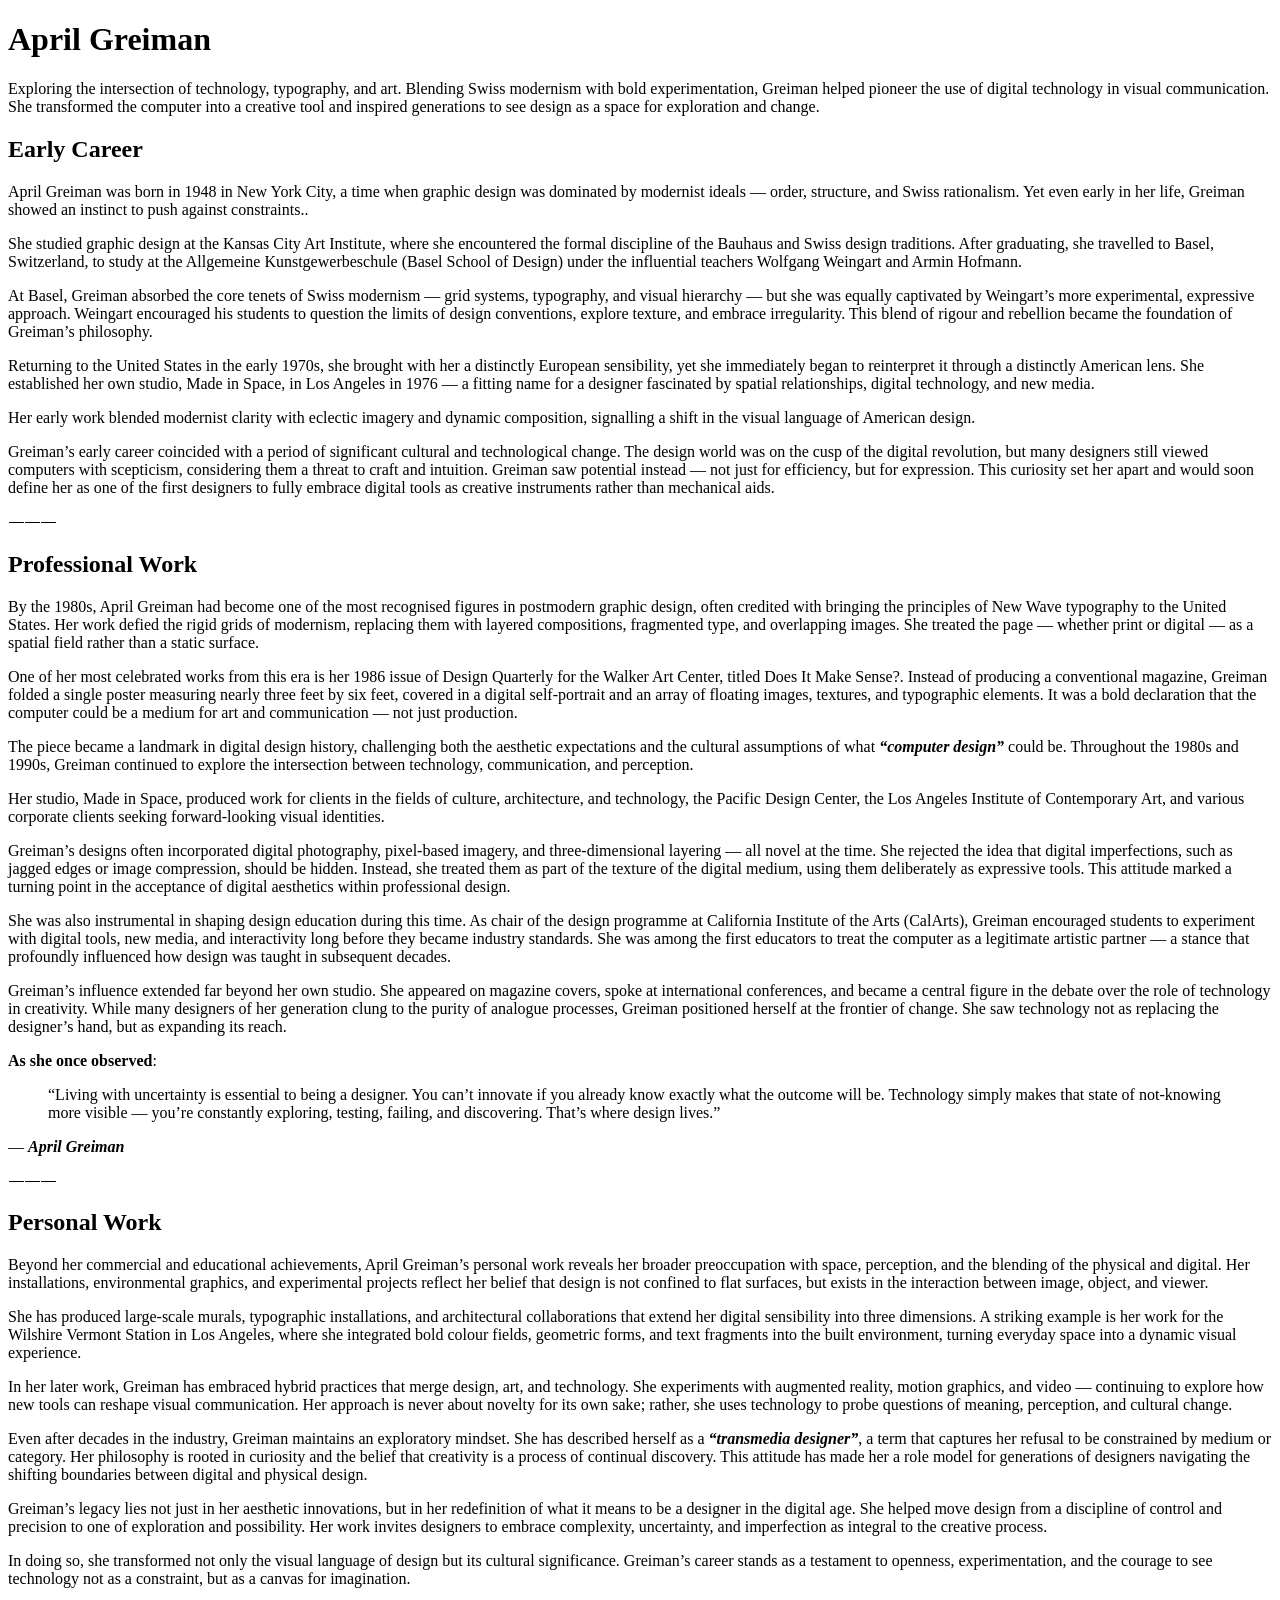
<file: index.html>
<!DOCTYPE html>
<html lang="en">
<head>
  <title>Women in Design</title></head>
</head>
<body>
  <header>
  <h1>April Greiman</h1>

    <p>Exploring the intersection of technology, typography, and art.
       Blending Swiss modernism with bold experimentation, Greiman helped
       pioneer the use of digital technology in visual communication. She
       transformed the computer into a creative tool and inspired generations to
       see design as a space for exploration and change.</p>
   </header>
   
<section>

<h2>Early Career</h2>
    <p>April Greiman was born in 1948 in New York City, a time when graphic design was
       dominated by modernist ideals — order, structure, and Swiss rationalism. Yet even
       early in her life, Greiman showed an instinct to push against constraints..</p>

    <p>She studied graphic design at the Kansas City Art Institute, where she encountered the formal
       discipline of the Bauhaus and Swiss design traditions. After graduating, she travelled
       to Basel, Switzerland, to study at the Allgemeine Kunstgewerbeschule (Basel School
       of Design) under the influential teachers Wolfgang Weingart and Armin Hofmann.</p>
       
    <p>At Basel, Greiman absorbed the core tenets of Swiss modernism — grid systems,
          typography, and visual hierarchy — but she was equally captivated by Weingart’s
          more experimental, expressive approach. Weingart encouraged his students to
          question the limits of design conventions, explore texture, and embrace irregularity.
          This blend of rigour and rebellion became the foundation of Greiman’s philosophy.</p>

    <p>Returning to the United States in the early 1970s, she brought with her a distinctly
          European sensibility, yet she immediately began to reinterpret it through a distinctly
          American lens. She established her own studio, Made in Space, in Los Angeles in
          1976 — a fitting name for a designer fascinated by spatial relationships, digital
          technology, and new media. </p>

    <p>Her early work blended modernist clarity with eclectic
          imagery and dynamic composition, signalling a shift in the visual language of
          American design.</p>

    <p>Greiman’s early career coincided with a period of significant cultural and
          technological change. The design world was on the cusp of the digital revolution, but
          many designers still viewed computers with scepticism, considering them a threat to
          craft and intuition. Greiman saw potential instead — not just for efficiency, but for
          expression. This curiosity set her apart and would soon define her as one of the first
          designers to fully embrace digital tools as creative instruments rather than
          mechanical aids.</p>

</section>

<p>⸻⸻⸻</p>

<section>

  <h2>Professional Work</h2>

    <p>By the 1980s, April Greiman had become one of the most recognised figures in
       postmodern graphic design, often credited with bringing the principles of New Wave
       typography to the United States. Her work defied the rigid grids of modernism,
       replacing them with layered compositions, fragmented type, and overlapping images.
       She treated the page — whether print or digital — as a spatial field rather than a
       static surface.</p>

    <p>One of her most celebrated works from this era is her 1986 issue of Design
       Quarterly for the Walker Art Center, titled Does It Make Sense?. Instead of
       producing a conventional magazine, Greiman folded a single poster measuring
       nearly three feet by six feet, covered in a digital self-portrait and an array of floating
       images, textures, and typographic elements. It was a bold declaration that the
       computer could be a medium for art and communication — not just production. </p>

    <p>The piece became a landmark in digital design history, challenging both the aesthetic
       expectations and the cultural assumptions of what <strong><em>“computer design”</em></strong> could be.
       Throughout the 1980s and 1990s, Greiman continued to explore the intersection
       between technology, communication, and perception. </p>

    <p>Her studio, Made in Space, produced work for clients in the fields of culture, architecture, and technology,
       the Pacific Design Center, the Los Angeles Institute of Contemporary Art,
       and various corporate clients seeking forward-looking visual identities.</p>

    <p>Greiman’s designs often incorporated digital photography, pixel-based imagery, and
       three-dimensional layering — all novel at the time. She rejected the idea that digital
       imperfections, such as jagged edges or image compression, should be hidden.
       Instead, she treated them as part of the texture of the digital medium, using them
       deliberately as expressive tools. This attitude marked a turning point in the
       acceptance of digital aesthetics within professional design.</p>

    <p>She was also instrumental in shaping design education during this time. As chair of
       the design programme at California Institute of the Arts (CalArts), Greiman
       encouraged students to experiment with digital tools, new media, and interactivity
       long before they became industry standards. She was among the first educators to
       treat the computer as a legitimate artistic partner — a stance that profoundly
       influenced how design was taught in subsequent decades.</p>

    <p>Greiman’s influence extended far beyond her own studio. She appeared on
       magazine covers, spoke at international conferences, and became a central figure in
       the debate over the role of technology in creativity. While many designers of her
       generation clung to the purity of analogue processes, Greiman positioned herself at
       the frontier of change. She saw technology not as replacing the designer’s hand, but
       as expanding its reach. </p>

<p><strong>As she once observed</strong>:</p>

<blockquote>
    <p>“Living with uncertainty is essential to being a designer. You can’t
       innovate if you already know exactly what the outcome will be.
       Technology simply makes that state of not-knowing more visible —
       you’re constantly exploring, testing, failing, and discovering. That’s
       where design lives.”</p>
</blockquote>


<p>— <strong><em>April Greiman</em></strong></p>

</section>

<p>⸻⸻⸻</p>

<section>

  <h2>Personal Work</h2>

    <p>Beyond her commercial and educational achievements, April Greiman’s personal
       work reveals her broader preoccupation with space, perception, and the blending of
       the physical and digital. Her installations, environmental graphics, and experimental
       projects reflect her belief that design is not confined to flat surfaces, but exists in the
       interaction between image, object, and viewer.</p>

    <p>She has produced large-scale murals, typographic installations, and architectural
       collaborations that extend her digital sensibility into three dimensions. A striking
       example is her work for the Wilshire Vermont Station in Los Angeles, where she
       integrated bold colour fields, geometric forms, and text fragments into the built
       environment, turning everyday space into a dynamic visual experience.</p>

    <p>In her later work, Greiman has embraced hybrid practices that merge design, art, and
       technology. She experiments with augmented reality, motion graphics, and video —
       continuing to explore how new tools can reshape visual communication. Her
       approach is never about novelty for its own sake; rather, she uses technology to
       probe questions of meaning, perception, and cultural change.</p>

    <p>Even after decades in the industry, Greiman maintains an exploratory mindset. She
       has described herself as a <strong><em>“transmedia designer”</em></strong>, a term that captures her refusal to
       be constrained by medium or category. Her philosophy is rooted in curiosity and the
       belief that creativity is a process of continual discovery. This attitude has made her a
       role model for generations of designers navigating the shifting boundaries between
       digital and physical design.</p>

    <p>Greiman’s legacy lies not just in her aesthetic innovations, but in her redefinition of
       what it means to be a designer in the digital age. She helped move design from a
       discipline of control and precision to one of exploration and possibility. Her work
       invites designers to embrace complexity, uncertainty, and imperfection as integral to
       the creative process.</p>

    <p>In doing so, she transformed not only the visual language of design but its cultural
       significance. Greiman’s career stands as a testament to openness, experimentation,
       and the courage to see technology not as a constraint, but as a canvas for
       imagination.</p>

</body>

</section>

<footer>
Markup and design: Xxxxxx Xxxxxx
Images: Xxxxxxxx
</body>
</footer>

</html>
</file>
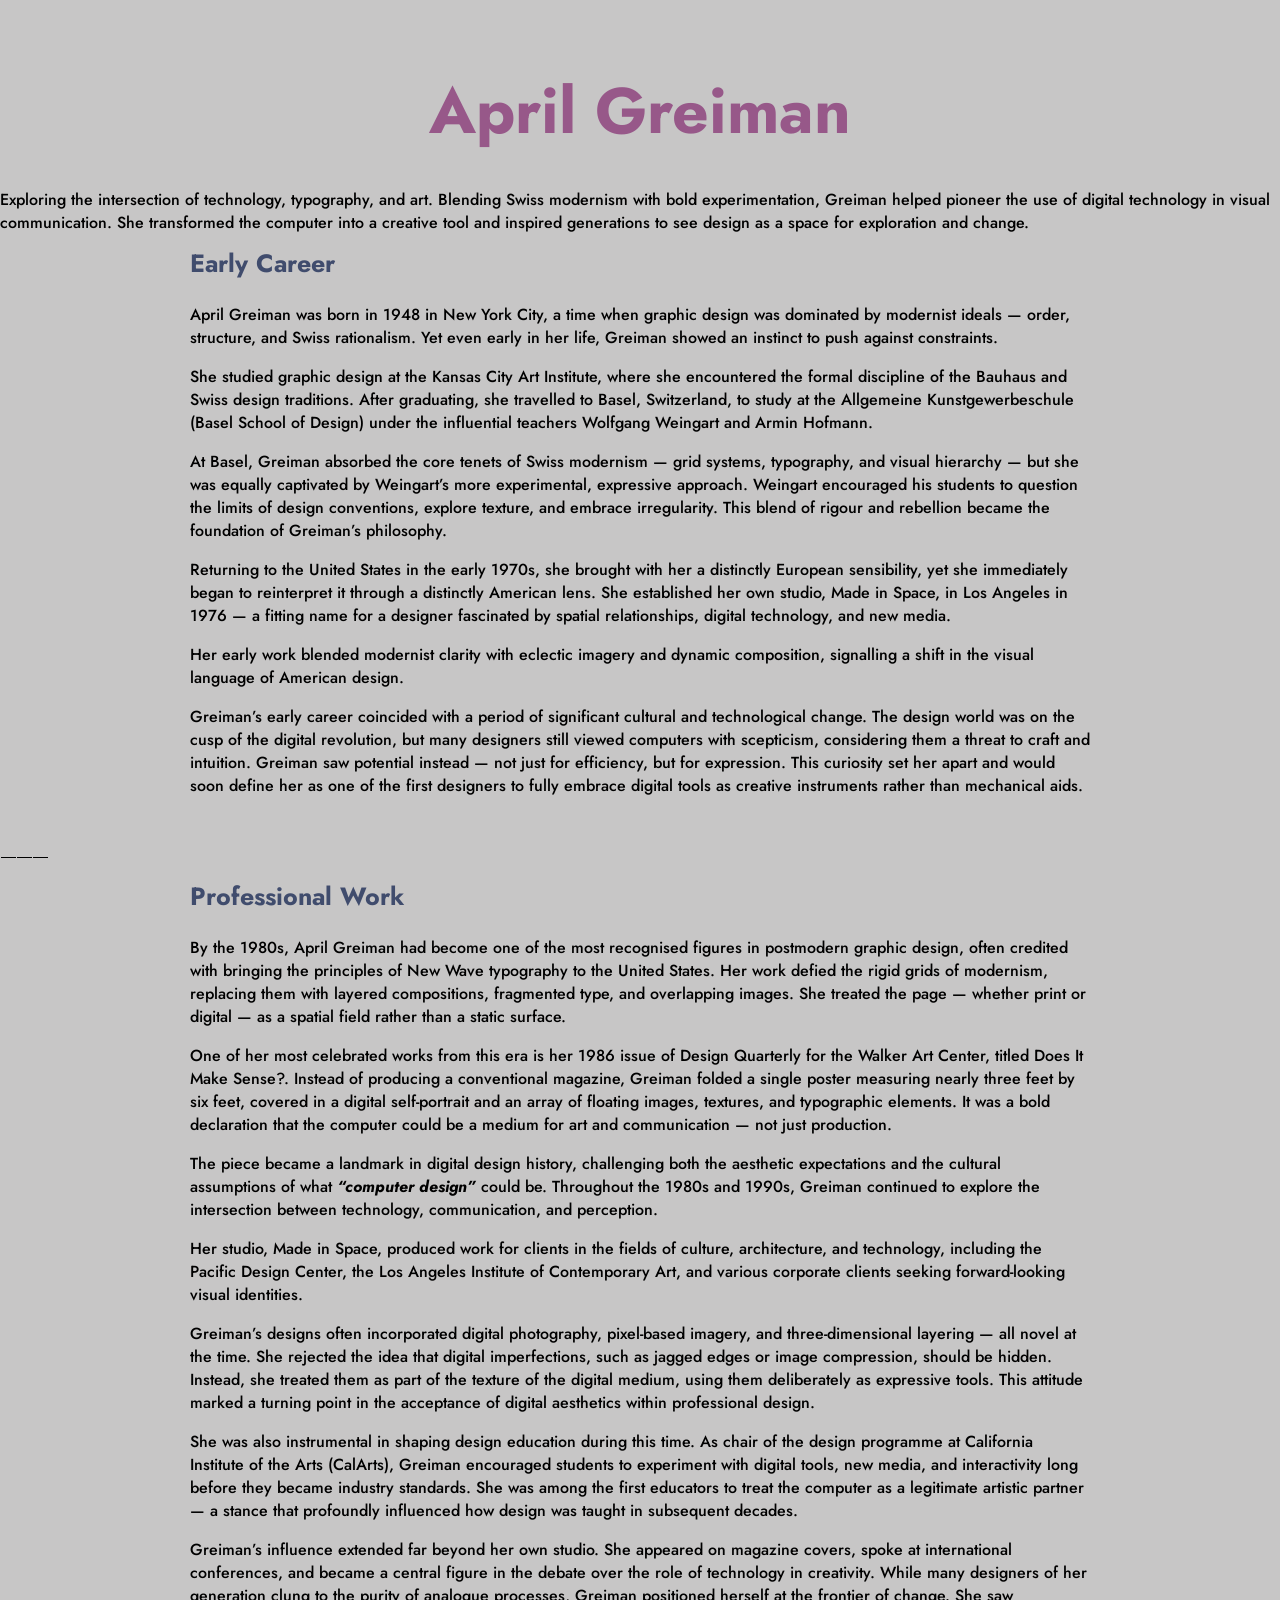
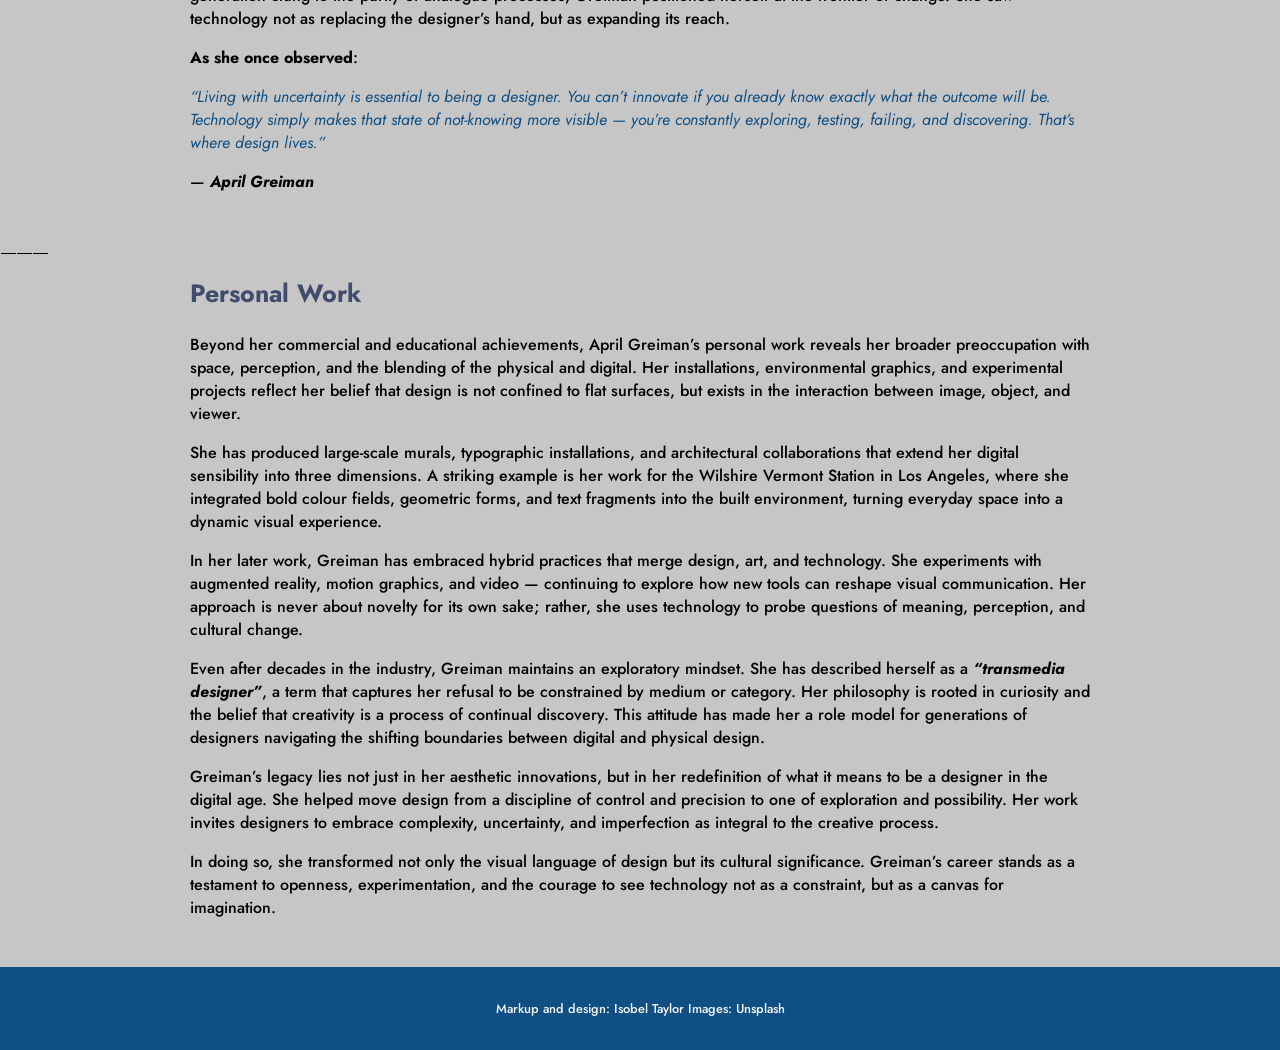
<file: index-2.html>
<!DOCTYPE html>
<html lang="en">
  
    <head><title>April Grieman</title>

      <link href="css/reset.css"type="text/css"rel="stylesheet"/>
      <link href="css/style.css"type="text/css"rel="stylesheet"/>
      
      <link rel="preconnect" href="https://fonts.googleapis.com">
      <link rel="preconnect" href="https://fonts.gstatic.com" crossorigin>

      <link href="https://fonts.googleapis.com/css2?family=Jost:ital,wght@0,100..900;1,100..900&display=swap" rel="stylesheet">

<body>

</head>

</header>

         <h1>April Greiman</h1>

             <p>Exploring the intersection of technology, typography, and art.
                Blending Swiss modernism with bold experimentation, Greiman helped
                pioneer the use of digital technology in visual communication. She
                transformed the computer into a creative tool and inspired generations to
                see design as a space for exploration and change.</p>
</header>

<section>

        <h2>Early Career</h2>
            <p>April Greiman was born in 1948 in New York City, a time when graphic design was
               dominated by modernist ideals — order, structure, and Swiss rationalism. Yet even
               early in her life, Greiman showed an instinct to push against constraints.</p>

            <p>She studied graphic design at the Kansas City Art Institute, where she encountered the formal
               discipline of the Bauhaus and Swiss design traditions. After graduating, she travelled
               to Basel, Switzerland, to study at the Allgemeine Kunstgewerbeschule (Basel School
               of Design) under the influential teachers Wolfgang Weingart and Armin Hofmann.</p>

            <p>At Basel, Greiman absorbed the core tenets of Swiss modernism — grid systems,
               typography, and visual hierarchy — but she was equally captivated by Weingart’s
               more experimental, expressive approach. Weingart encouraged his students to
               question the limits of design conventions, explore texture, and embrace irregularity.
               This blend of rigour and rebellion became the foundation of Greiman’s philosophy.</p>

            <p>Returning to the United States in the early 1970s, she brought with her a distinctly
               European sensibility, yet she immediately began to reinterpret it through a distinctly
               American lens. She established her own studio, Made in Space, in Los Angeles in
               1976 — a fitting name for a designer fascinated by spatial relationships, digital
               technology, and new media. </p>

            <p>Her early work blended modernist clarity with eclectic
               imagery and dynamic composition, signalling a shift in the visual language of
               American design.</p>

            <p>Greiman’s early career coincided with a period of significant cultural and
               technological change. The design world was on the cusp of the digital revolution, but
               many designers still viewed computers with scepticism, considering them a threat to
               craft and intuition. Greiman saw potential instead — not just for efficiency, but for
               expression. This curiosity set her apart and would soon define her as one of the first
               designers to fully embrace digital tools as creative instruments rather than
               mechanical aids.</p>

</section>

<p>⸻⸻⸻</p>

<section>

          <h2>Professional Work</h2>

              <p>By the 1980s, April Greiman had become one of the most recognised figures in
                 postmodern graphic design, often credited with bringing the principles of New Wave
                 typography to the United States. Her work defied the rigid grids of modernism,
                 replacing them with layered compositions, fragmented type, and overlapping images.
                 She treated the page — whether print or digital — as a spatial field rather than a
                 static surface.</p>

              <p>One of her most celebrated works from this era is her 1986 issue of Design
                 Quarterly for the Walker Art Center, titled Does It Make Sense?. Instead of
                 producing a conventional magazine, Greiman folded a single poster measuring
                 nearly three feet by six feet, covered in a digital self-portrait and an array of floating
                 images, textures, and typographic elements. It was a bold declaration that the
                 computer could be a medium for art and communication — not just production. </p>

              <p>The piece became a landmark in digital design history, challenging both the aesthetic
                 expectations and the cultural assumptions of what <strong><em>“computer design”</em></strong> could be.
                 Throughout the 1980s and 1990s, Greiman continued to explore the intersection
                 between technology, communication, and perception. </p>

              <p>Her studio, Made in Space, produced work for clients in the fields of culture, architecture, and technology,
                 including the Pacific Design Center, the Los Angeles Institute of Contemporary Art,
                 and various corporate clients seeking forward-looking visual identities.</p>

              <p>Greiman’s designs often incorporated digital photography, pixel-based imagery, and
                 three-dimensional layering — all novel at the time. She rejected the idea that digital
                 imperfections, such as jagged edges or image compression, should be hidden.
                 Instead, she treated them as part of the texture of the digital medium, using them
                 deliberately as expressive tools. This attitude marked a turning point in the
                 acceptance of digital aesthetics within professional design.</p>

              <p>She was also instrumental in shaping design education during this time. As chair of
                 the design programme at California Institute of the Arts (CalArts), Greiman
                 encouraged students to experiment with digital tools, new media, and interactivity
                 long before they became industry standards. She was among the first educators to
                 treat the computer as a legitimate artistic partner — a stance that profoundly
                 influenced how design was taught in subsequent decades.</p>

              <p>Greiman’s influence extended far beyond her own studio. She appeared on
                 magazine covers, spoke at international conferences, and became a central figure in
                 the debate over the role of technology in creativity. While many designers of her
                 generation clung to the purity of analogue processes, Greiman positioned herself at
                 the frontier of change. She saw technology not as replacing the designer’s hand, but
                 as expanding its reach. </p>


                 <p><strong>As she once observed</strong>:</p>
                 
                 <blockquote>
                  
                  <p>“Living with uncertainty is essential to being a designer. You can’t
                     innovate if you already know exactly what the outcome will be.
                     Technology simply makes that state of not-knowing more visible —
                     you’re constantly exploring, testing, failing, and discovering. That’s
                     where design lives.”</p>
            
                </blockquote>


<p>— <strong><em>April Greiman</em></strong></p>

</section>

<p>⸻⸻⸻</p>

<section>

              <h2>Personal Work</h2>

                 <p>Beyond her commercial and educational achievements, April Greiman’s personal
                    work reveals her broader preoccupation with space, perception, and the blending of
                    the physical and digital. Her installations, environmental graphics, and experimental
                    projects reflect her belief that design is not confined to flat surfaces, but exists in the
                    interaction between image, object, and viewer.</p>

                 <p>She has produced large-scale murals, typographic installations, and architectural
                    collaborations that extend her digital sensibility into three dimensions. A striking
                    example is her work for the Wilshire Vermont Station in Los Angeles, where she
                    integrated bold colour fields, geometric forms, and text fragments into the built
                    environment, turning everyday space into a dynamic visual experience.</p>

                 <p>In her later work, Greiman has embraced hybrid practices that merge design, art, and
                    technology. She experiments with augmented reality, motion graphics, and video —
                    continuing to explore how new tools can reshape visual communication. Her
                    approach is never about novelty for its own sake; rather, she uses technology to
                    probe questions of meaning, perception, and cultural change.</p>

                 <p>Even after decades in the industry, Greiman maintains an exploratory mindset. She
                    has described herself as a <strong><em>“transmedia designer”</em></strong>, a term that captures her refusal to
                    be constrained by medium or category. Her philosophy is rooted in curiosity and the
                    belief that creativity is a process of continual discovery. This attitude has made her a
                    role model for generations of designers navigating the shifting boundaries between
                    digital and physical design.</p>

                 <p>Greiman’s legacy lies not just in her aesthetic innovations, but in her redefinition of
                    what it means to be a designer in the digital age. She helped move design from a
                    discipline of control and precision to one of exploration and possibility. Her work
                    invites designers to embrace complexity, uncertainty, and imperfection as integral to
                    the creative process.</p>

                 <p>In doing so, she transformed not only the visual language of design but its cultural
                    significance. Greiman’s career stands as a testament to openness, experimentation,
                    and the courage to see technology not as a constraint, but as a canvas for
                    imagination.</p>

</body>

</section>

<footer>
Markup and design: Isobel Taylor
Images: Unsplash

</body>

</footer>
</html>
</file>
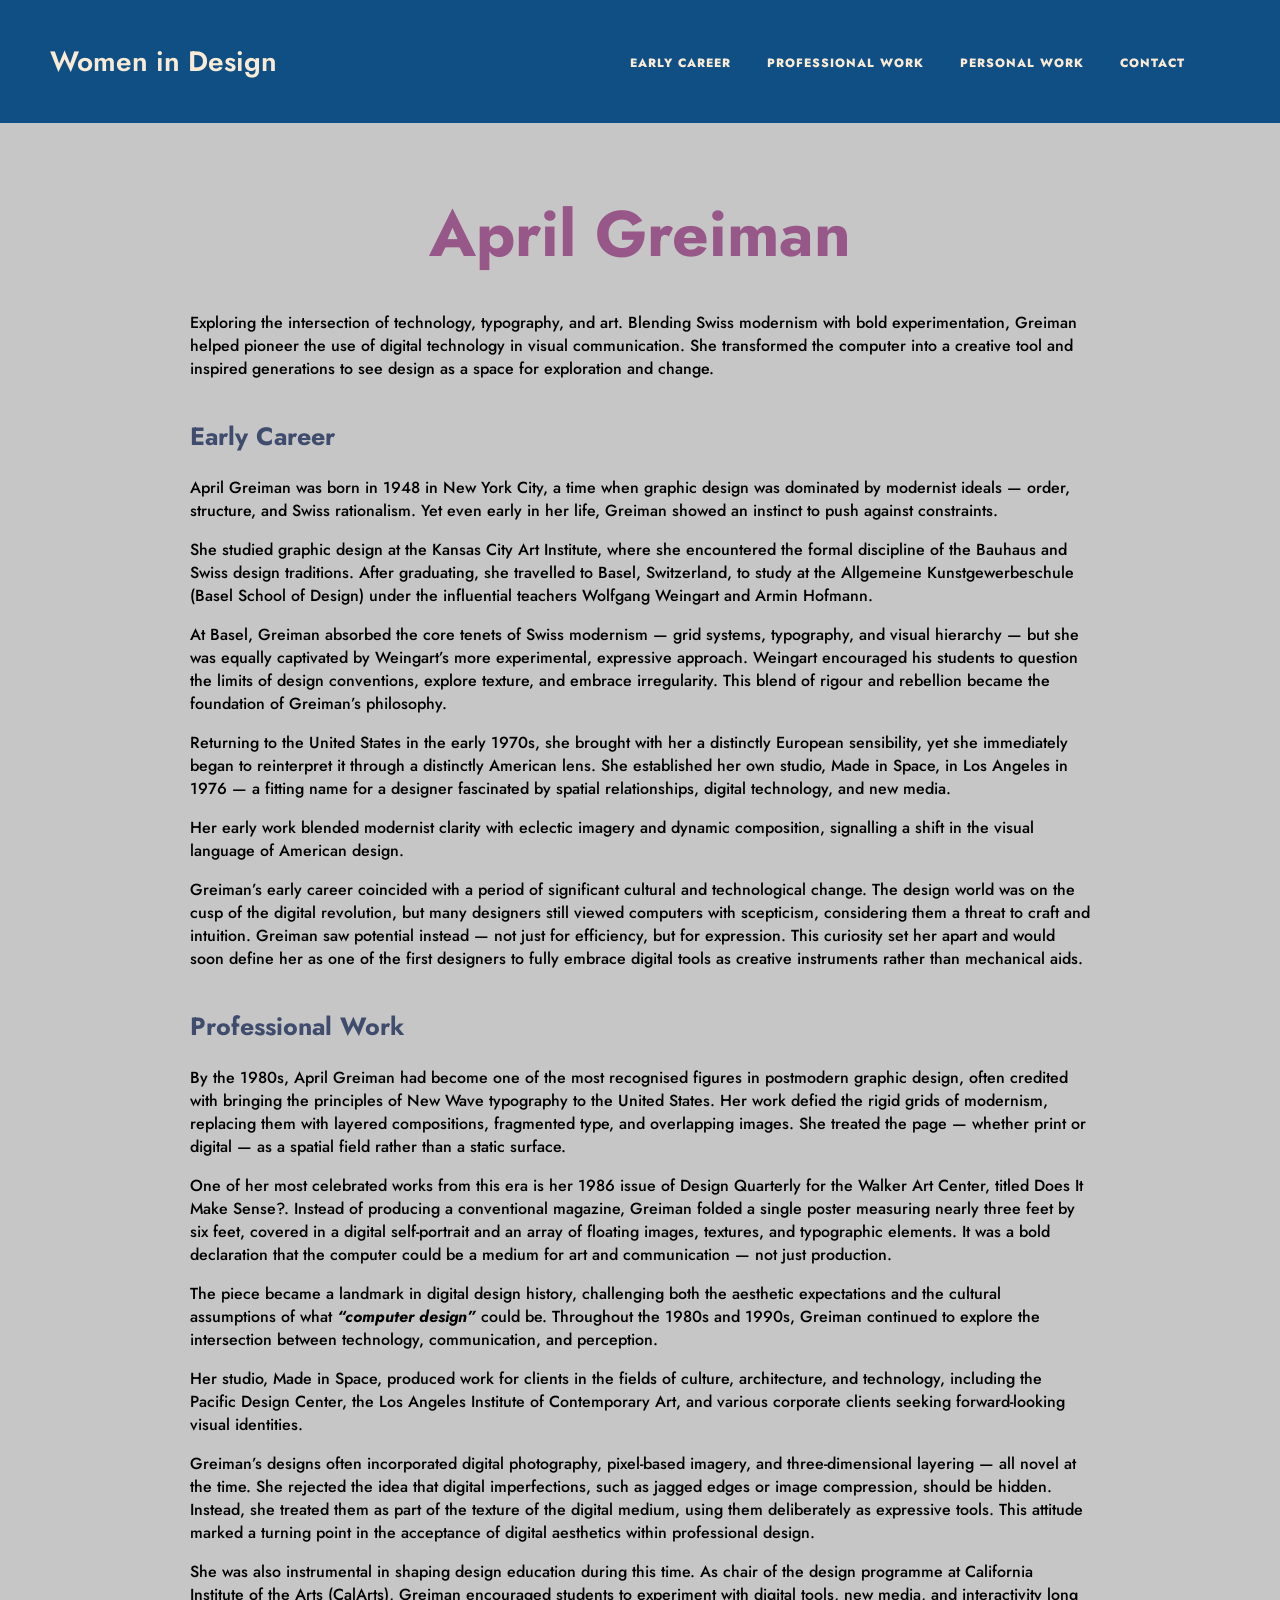
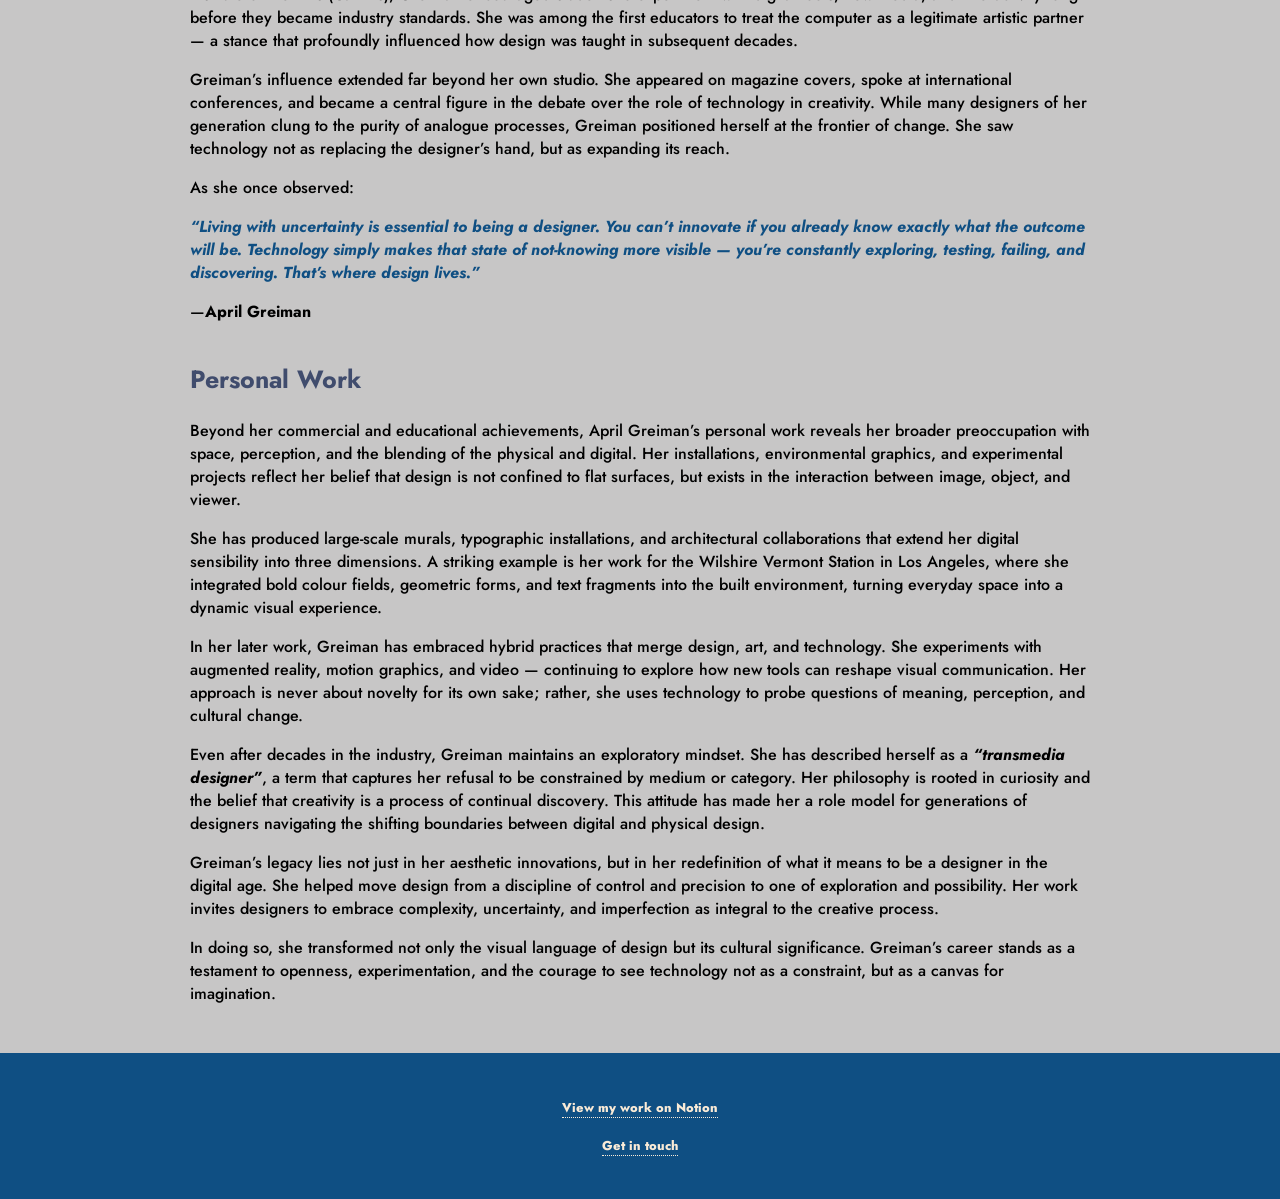
<file: index-3.html>
<!DOCTYPE html>
<html lang="en">
  
      <head><title>April Grieman</title>
      
        <link href="css/reset.css"type="text/css"rel="stylesheet"/>
        <link href="css/style.css"type="text/css"rel="stylesheet"/>

        <link rel="preconnect" href="https://fonts.googleapis.com">
        <link rel="preconnect" href="https://fonts.gstatic.com" crossorigin>
        <link href="https://fonts.googleapis.com/css2?family=Jost:ital,wght@0,100..900;1,100..900&display=swap" rel="stylesheet">

      </head>
      
      <body>
            <div class="responsivenav">
            <div id="logo">
   
              <p> Women in Design </p></div>
                
                 <nav>
                     <ul>
                          <li><a href="#Early Career">early career</a></li>
                          <li><a href="#Professional Work">professional work</a></li>
                          <li><a href="#Personal Work">personal work</a></li>
                          <li><a href="#Contact">contact</a></li>
                     </ul>
                 </nav>
             </div>
       </body>
</head>

<body>
</header>
          <section>

            <h1>April Greiman</h1>
                <p><bold>Exploring the intersection of technology, typography, and art.
                         Blending Swiss modernism with bold experimentation, Greiman helped
                         pioneer the use of digital technology in visual communication. She
                         transformed the computer into a creative tool and inspired generations to
                         see design as a space for exploration and change.</p></bold>
</header>
</section>

          <section>
    
            <h2 id="Early Career">Early Career</h2>
                   <p>April Greiman was born in 1948 in New York City, a time when graphic design was
                      dominated by modernist ideals — order, structure, and Swiss rationalism. Yet even
                      early in her life, Greiman showed an instinct to push against constraints.</p>

                   <p>She studied graphic design at the Kansas City Art Institute, where she encountered the formal
                      discipline of the Bauhaus and Swiss design traditions. After graduating, she travelled
                      to Basel, Switzerland, to study at the Allgemeine Kunstgewerbeschule (Basel School
                      of Design) under the influential teachers Wolfgang Weingart and Armin Hofmann.</p>

                   <p>At Basel, Greiman absorbed the core tenets of Swiss modernism — grid systems,
                      typography, and visual hierarchy — but she was equally captivated by Weingart’s
                      more experimental, expressive approach. Weingart encouraged his students to
                      question the limits of design conventions, explore texture, and embrace irregularity.
                      This blend of rigour and rebellion became the foundation of Greiman’s philosophy.</p>

                   <p>Returning to the United States in the early 1970s, she brought with her a distinctly
                      European sensibility, yet she immediately began to reinterpret it through a distinctly
                      American lens. She established her own studio, Made in Space, in Los Angeles in
                      1976 — a fitting name for a designer fascinated by spatial relationships, digital
                      technology, and new media. </p>

                   <p>Her early work blended modernist clarity with eclectic
                      imagery and dynamic composition, signalling a shift in the visual language of
                      American design.</p>

                   <p>Greiman’s early career coincided with a period of significant cultural and
                      technological change. The design world was on the cusp of the digital revolution, but
                      many designers still viewed computers with scepticism, considering them a threat to
                      craft and intuition. Greiman saw potential instead — not just for efficiency, but for
                      expression. This curiosity set her apart and would soon define her as one of the first
                      designers to fully embrace digital tools as creative instruments rather than
                      mechanical aids.</p>

</section>

<section>
  
  
           <h2 id="Professional Work">Professional Work</h2>
                   <p>By the 1980s, April Greiman had become one of the most recognised figures in
                      postmodern graphic design, often credited with bringing the principles of New Wave
                      typography to the United States. Her work defied the rigid grids of modernism,
                      replacing them with layered compositions, fragmented type, and overlapping images.
                      She treated the page — whether print or digital — as a spatial field rather than a
                      static surface.</p>

                   <p>One of her most celebrated works from this era is her 1986 issue of Design
                      Quarterly for the Walker Art Center, titled Does It Make Sense?. Instead of
                      producing a conventional magazine, Greiman folded a single poster measuring
                      nearly three feet by six feet, covered in a digital self-portrait and an array of floating
                      images, textures, and typographic elements. It was a bold declaration that the
                      computer could be a medium for art and communication — not just production. </p>

                   <p>The piece became a landmark in digital design history, challenging both the aesthetic
                      expectations and the cultural assumptions of what <strong><em>“computer design”</em></strong> could be.
                      Throughout the 1980s and 1990s, Greiman continued to explore the intersection
                      between technology, communication, and perception. </p>

                   <p>Her studio, Made in Space, produced work for clients in the fields of culture, architecture, and technology,
                      including the Pacific Design Center, the Los Angeles Institute of Contemporary Art,
                      and various corporate clients seeking forward-looking visual identities.</p>

                   <p>Greiman’s designs often incorporated digital photography, pixel-based imagery, and
                      three-dimensional layering — all novel at the time. She rejected the idea that digital
                      imperfections, such as jagged edges or image compression, should be hidden.
                      Instead, she treated them as part of the texture of the digital medium, using them
                      deliberately as expressive tools. This attitude marked a turning point in the
                      acceptance of digital aesthetics within professional design.</p>

                   <p>She was also instrumental in shaping design education during this time. As chair of
                      the design programme at California Institute of the Arts (CalArts), Greiman
                      encouraged students to experiment with digital tools, new media, and interactivity
                      long before they became industry standards. She was among the first educators to
                      treat the computer as a legitimate artistic partner — a stance that profoundly
                      influenced how design was taught in subsequent decades.</p>

                   <p>Greiman’s influence extended far beyond her own studio. She appeared on
                      magazine covers, spoke at international conferences, and became a central figure in
                      the debate over the role of technology in creativity. While many designers of her
                      generation clung to the purity of analogue processes, Greiman positioned herself at
                      the frontier of change. She saw technology not as replacing the designer’s hand, but
                      as expanding its reach. </p>


                      <p>As she once observed:</p>

                                                <blockquote>
                                                        
                                                  <p><b>“Living with uncertainty is essential to being a designer. You can’t
                                                        innovate if you already know exactly what the outcome will be.
                                                        Technology simply makes that state of not-knowing more visible —
                                                        you’re constantly exploring, testing, failing, and discovering. That’s
                                                        where design lives.”</b></p>
                                              
                                                </blockquote>


          <p>—<strong>April Greiman</strong></p>

</section>


          <section>

                   <h2 id="Personal Work">Personal Work</h2>

                          <p>Beyond her commercial and educational achievements, April Greiman’s personal
                             work reveals her broader preoccupation with space, perception, and the blending of
                             the physical and digital. Her installations, environmental graphics, and experimental
                             projects reflect her belief that design is not confined to flat surfaces, but exists in the
                             interaction between image, object, and viewer.</p>

                          <p>She has produced large-scale murals, typographic installations, and architectural
                             collaborations that extend her digital sensibility into three dimensions. A striking
                             example is her work for the Wilshire Vermont Station in Los Angeles, where she
                             integrated bold colour fields, geometric forms, and text fragments into the built
                             environment, turning everyday space into a dynamic visual experience.</p>

                          <p>In her later work, Greiman has embraced hybrid practices that merge design, art, and
                             technology. She experiments with augmented reality, motion graphics, and video —
                             continuing to explore how new tools can reshape visual communication. Her
                             approach is never about novelty for its own sake; rather, she uses technology to
                             probe questions of meaning, perception, and cultural change.</p>

                          <p>Even after decades in the industry, Greiman maintains an exploratory mindset. She
                             has described herself as a <strong><em>“transmedia designer”</em></strong>, a term that captures her refusal to
                             be constrained by medium or category. Her philosophy is rooted in curiosity and the
                             belief that creativity is a process of continual discovery. This attitude has made her a
                             role model for generations of designers navigating the shifting boundaries between
                             digital and physical design.</p>

                          <p>Greiman’s legacy lies not just in her aesthetic innovations, but in her redefinition of
                             what it means to be a designer in the digital age. She helped move design from a
                             discipline of control and precision to one of exploration and possibility. Her work
                             invites designers to embrace complexity, uncertainty, and imperfection as integral to
                             the creative process.</p>

                          <p>In doing so, she transformed not only the visual language of design but its cultural
                             significance. Greiman’s career stands as a testament to openness, experimentation,
                             and the courage to see technology not as a constraint, but as a canvas for
                             imagination.</p>

                    </body>

                          </section>

      <footer id="Contact">
    
 <p>
      <a href="https://typical-comfort-c4b.notion.site/Week-8-10-HTML-and-CSS-2a7d4cff8a2b806a9cefcb1fe41b7d65" target="_blank" title="Take a look at my work">View my work on Notion</a><br><br>
      <a href="mailto:Taylor-i3@ulster.ac.uk" title="Feel free to drop me an email">Get in touch </a></p>
 </footer>

</body>
</html>
</file>
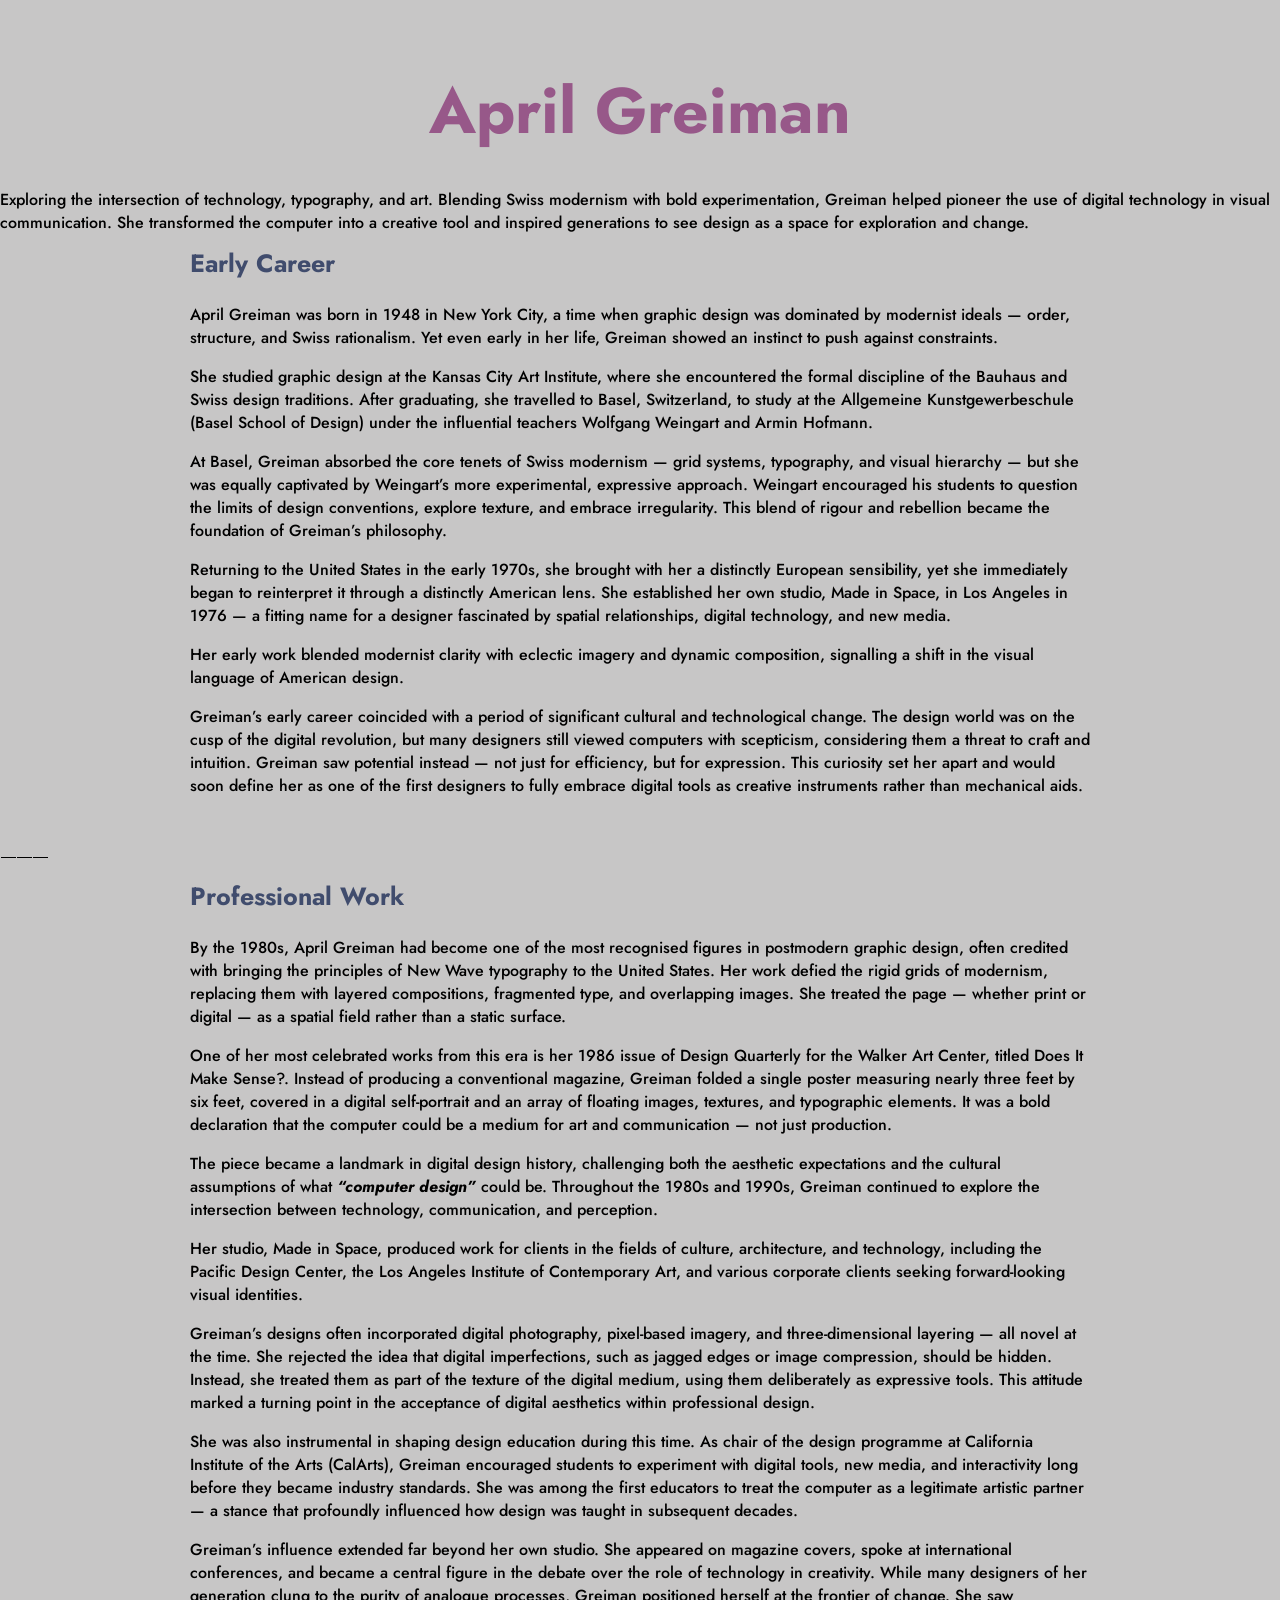
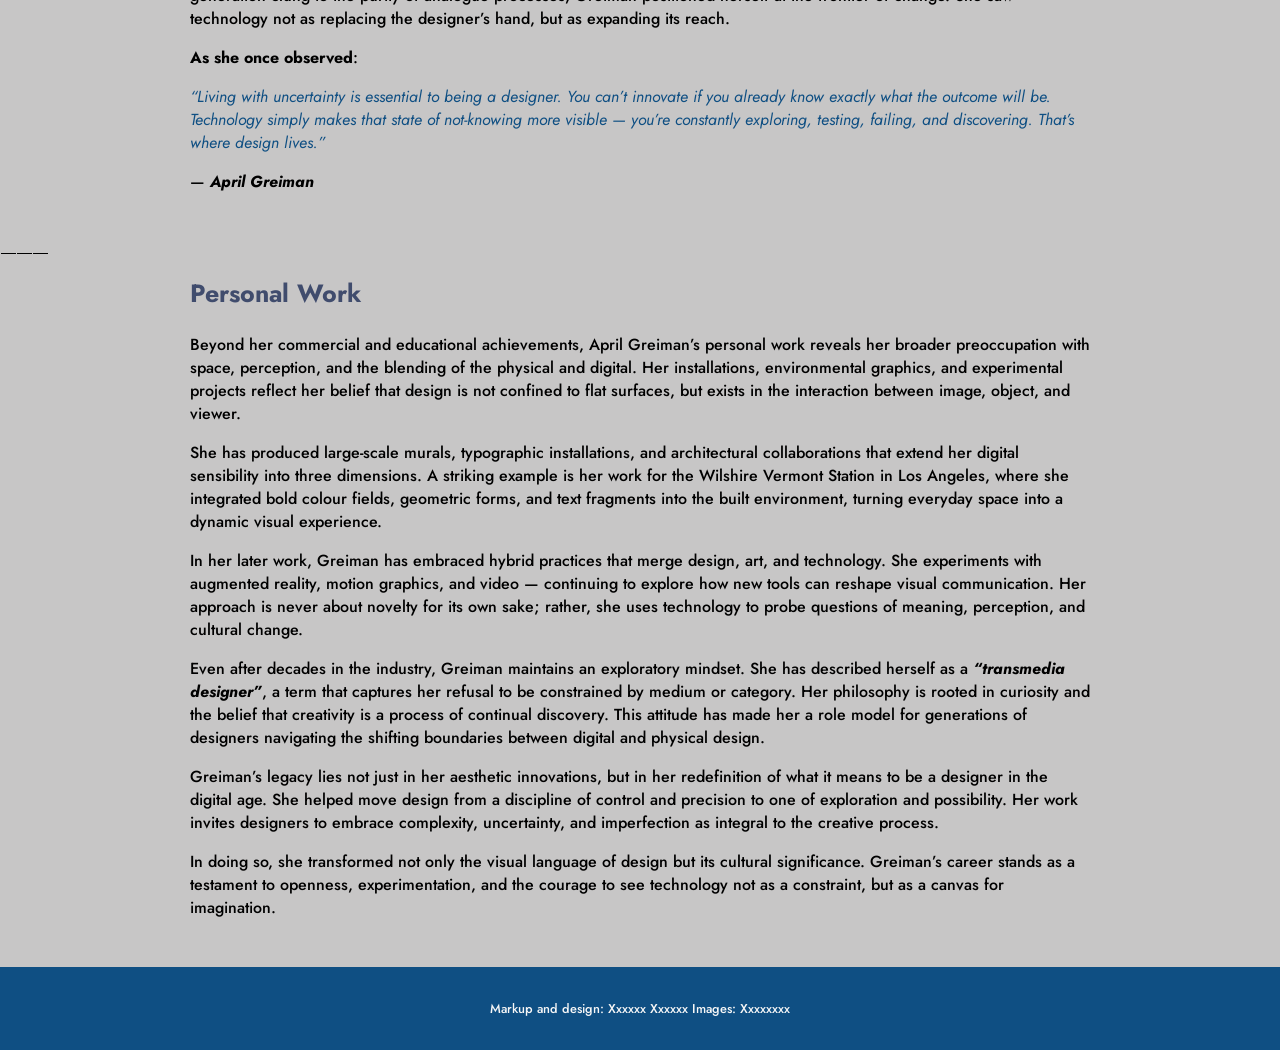
<file: index.html2.html>
<!DOCTYPE html>
<html lang="en">
<head><title>April Grieman</title>
<link href="css/reset.css"type="text/css"rel="stylesheet"/>
<link href="css/style.css"type="text/css"rel="stylesheet"/>

<link rel="preconnect" href="https://fonts.googleapis.com">
<link rel="preconnect" href="https://fonts.gstatic.com" crossorigin>
<link href="https://fonts.googleapis.com/css2?family=Jost:ital,wght@0,100..900;1,100..900&display=swap" rel="stylesheet">
<body>
</head>

</header>
<h1>April Greiman</h1>

<p>Exploring the intersection of technology, typography, and art.
Blending Swiss modernism with bold experimentation, Greiman helped
pioneer the use of digital technology in visual communication. She
transformed the computer into a creative tool and inspired generations to
see design as a space for exploration and change.</p>
</header>

<section>

  <h2>Early Career</h2>
<p>April Greiman was born in 1948 in New York City, a time when graphic design was
dominated by modernist ideals — order, structure, and Swiss rationalism. Yet even
early in her life, Greiman showed an instinct to push against constraints.</p>

<p>She studied graphic design at the Kansas City Art Institute, where she encountered the formal
discipline of the Bauhaus and Swiss design traditions. After graduating, she travelled
to Basel, Switzerland, to study at the Allgemeine Kunstgewerbeschule (Basel School
of Design) under the influential teachers Wolfgang Weingart and Armin Hofmann.</p>

<p>At Basel, Greiman absorbed the core tenets of Swiss modernism — grid systems,
typography, and visual hierarchy — but she was equally captivated by Weingart’s
more experimental, expressive approach. Weingart encouraged his students to
question the limits of design conventions, explore texture, and embrace irregularity.
This blend of rigour and rebellion became the foundation of Greiman’s philosophy.</p>

<p>Returning to the United States in the early 1970s, she brought with her a distinctly
European sensibility, yet she immediately began to reinterpret it through a distinctly
American lens. She established her own studio, Made in Space, in Los Angeles in
1976 — a fitting name for a designer fascinated by spatial relationships, digital
technology, and new media. </p>

<p>Her early work blended modernist clarity with eclectic
imagery and dynamic composition, signalling a shift in the visual language of
American design.</p>

<p>Greiman’s early career coincided with a period of significant cultural and
technological change. The design world was on the cusp of the digital revolution, but
many designers still viewed computers with scepticism, considering them a threat to
craft and intuition. Greiman saw potential instead — not just for efficiency, but for
expression. This curiosity set her apart and would soon define her as one of the first
designers to fully embrace digital tools as creative instruments rather than
mechanical aids.</p>

</section>

<p>⸻⸻⸻</p>

<section>

  <h2>Professional Work</h2>

<p>By the 1980s, April Greiman had become one of the most recognised figures in
postmodern graphic design, often credited with bringing the principles of New Wave
typography to the United States. Her work defied the rigid grids of modernism,
replacing them with layered compositions, fragmented type, and overlapping images.
She treated the page — whether print or digital — as a spatial field rather than a
static surface.</p>

<p>One of her most celebrated works from this era is her 1986 issue of Design
Quarterly for the Walker Art Center, titled Does It Make Sense?. Instead of
producing a conventional magazine, Greiman folded a single poster measuring
nearly three feet by six feet, covered in a digital self-portrait and an array of floating
images, textures, and typographic elements. It was a bold declaration that the
computer could be a medium for art and communication — not just production. </p>

<p>The piece became a landmark in digital design history, challenging both the aesthetic
expectations and the cultural assumptions of what <strong><em>“computer design”</em></strong> could be.
Throughout the 1980s and 1990s, Greiman continued to explore the intersection
between technology, communication, and perception. </p>

<p>Her studio, Made in Space, produced work for clients in the fields of culture, architecture, and technology,
including the Pacific Design Center, the Los Angeles Institute of Contemporary Art,
and various corporate clients seeking forward-looking visual identities.</p>

<p>Greiman’s designs often incorporated digital photography, pixel-based imagery, and
three-dimensional layering — all novel at the time. She rejected the idea that digital
imperfections, such as jagged edges or image compression, should be hidden.
Instead, she treated them as part of the texture of the digital medium, using them
deliberately as expressive tools. This attitude marked a turning point in the
acceptance of digital aesthetics within professional design.</p>

<p>She was also instrumental in shaping design education during this time. As chair of
the design programme at California Institute of the Arts (CalArts), Greiman
encouraged students to experiment with digital tools, new media, and interactivity
long before they became industry standards. She was among the first educators to
treat the computer as a legitimate artistic partner — a stance that profoundly
influenced how design was taught in subsequent decades.</p>

<p>Greiman’s influence extended far beyond her own studio. She appeared on
magazine covers, spoke at international conferences, and became a central figure in
the debate over the role of technology in creativity. While many designers of her
generation clung to the purity of analogue processes, Greiman positioned herself at
the frontier of change. She saw technology not as replacing the designer’s hand, but
as expanding its reach. </p>

<p><strong>As she once observed</strong>:</p>

<blockquote>
  <p>“Living with uncertainty is essential to being a designer. You can’t
innovate if you already know exactly what the outcome will be.
Technology simply makes that state of not-knowing more visible —
you’re constantly exploring, testing, failing, and discovering. That’s
where design lives.”</p>
</blockquote>


<p>— <strong><em>April Greiman</em></strong></p>

</section>

<p>⸻⸻⸻</p>

<section>

  <h2>Personal Work</h2>

<p>Beyond her commercial and educational achievements, April Greiman’s personal
work reveals her broader preoccupation with space, perception, and the blending of
the physical and digital. Her installations, environmental graphics, and experimental
projects reflect her belief that design is not confined to flat surfaces, but exists in the
interaction between image, object, and viewer.</p>

<p>She has produced large-scale murals, typographic installations, and architectural
collaborations that extend her digital sensibility into three dimensions. A striking
example is her work for the Wilshire Vermont Station in Los Angeles, where she
integrated bold colour fields, geometric forms, and text fragments into the built
environment, turning everyday space into a dynamic visual experience.</p>

<p>In her later work, Greiman has embraced hybrid practices that merge design, art, and
technology. She experiments with augmented reality, motion graphics, and video —
continuing to explore how new tools can reshape visual communication. Her
approach is never about novelty for its own sake; rather, she uses technology to
probe questions of meaning, perception, and cultural change.</p>

<p>Even after decades in the industry, Greiman maintains an exploratory mindset. She
has described herself as a <strong><em>“transmedia designer”</em></strong>, a term that captures her refusal to
be constrained by medium or category. Her philosophy is rooted in curiosity and the
belief that creativity is a process of continual discovery. This attitude has made her a
role model for generations of designers navigating the shifting boundaries between
digital and physical design.</p>

<p>Greiman’s legacy lies not just in her aesthetic innovations, but in her redefinition of
what it means to be a designer in the digital age. She helped move design from a
discipline of control and precision to one of exploration and possibility. Her work
invites designers to embrace complexity, uncertainty, and imperfection as integral to
the creative process.</p>

<p>In doing so, she transformed not only the visual language of design but its cultural
significance. Greiman’s career stands as a testament to openness, experimentation,
and the courage to see technology not as a constraint, but as a canvas for
imagination.</p>

</body>

</section>

<footer>
Markup and design: Xxxxxx Xxxxxx
Images: Xxxxxxxx
</body>
</footer>
</file>
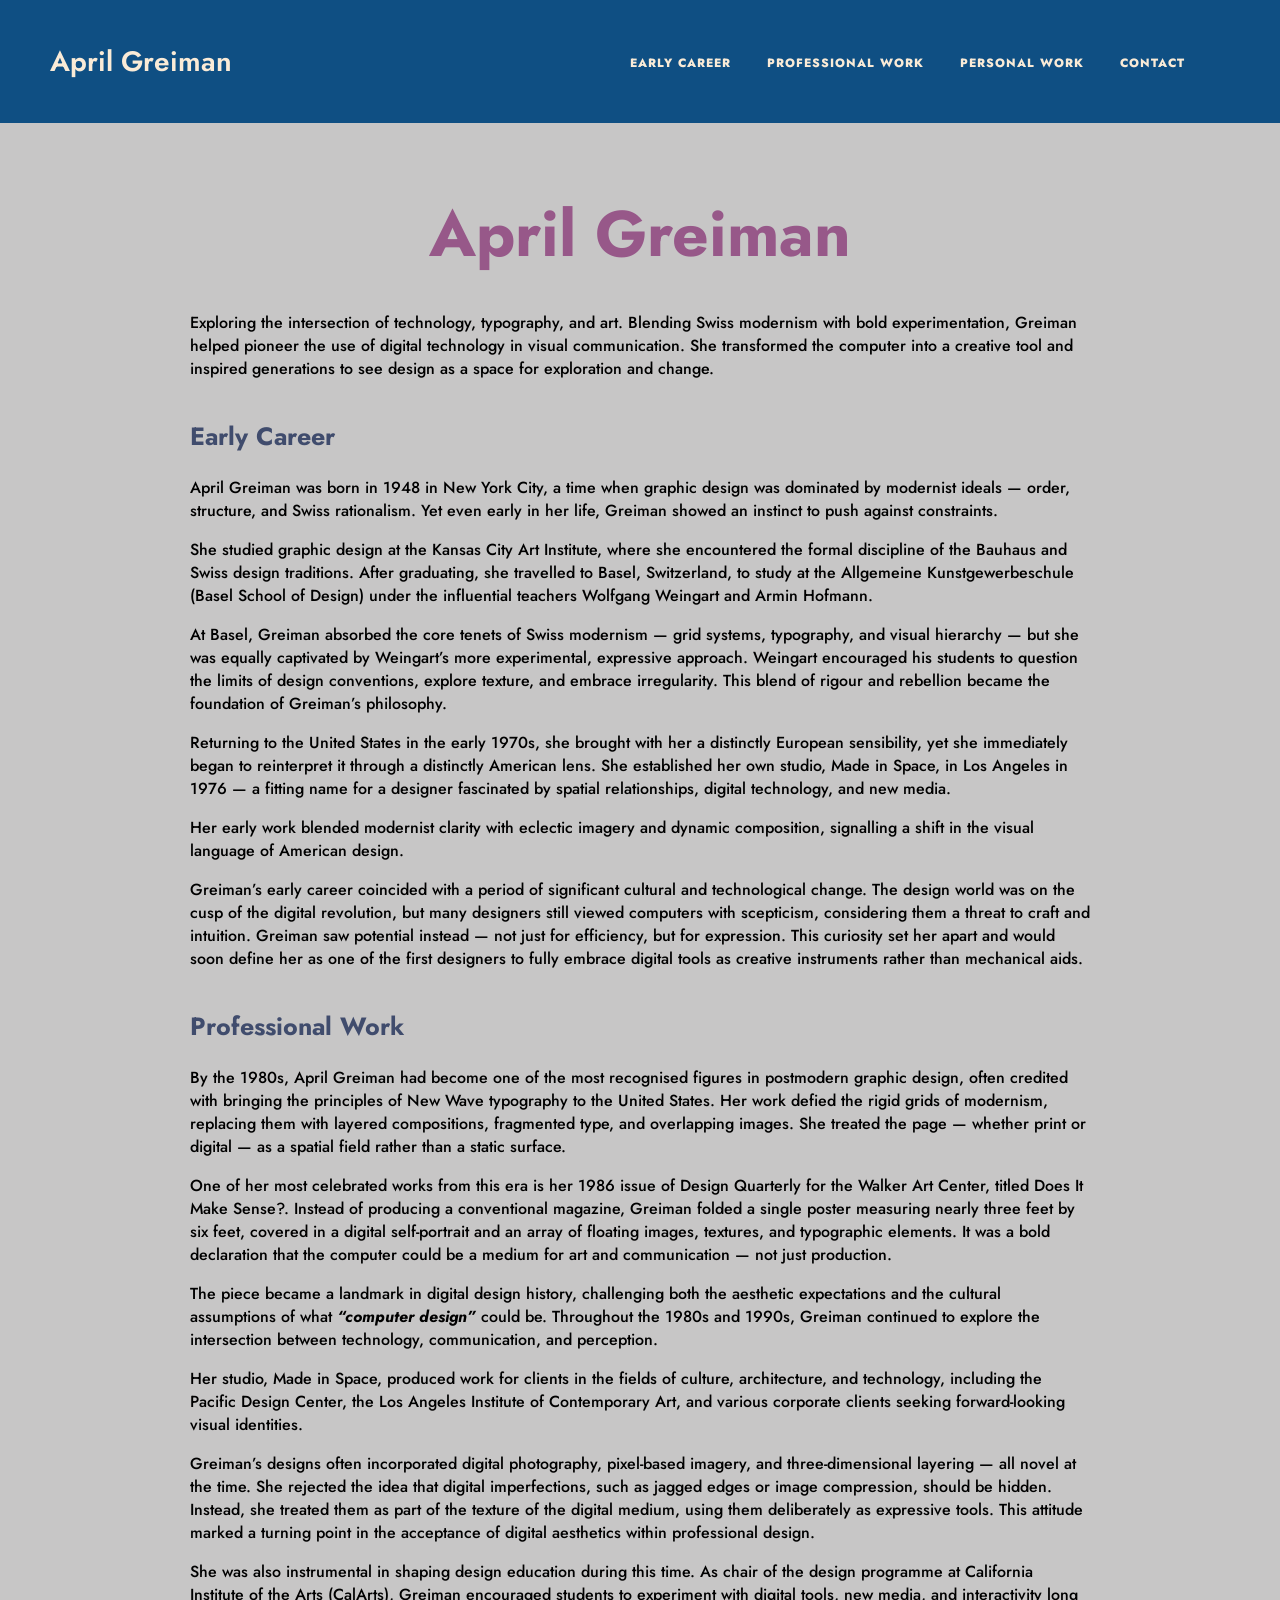
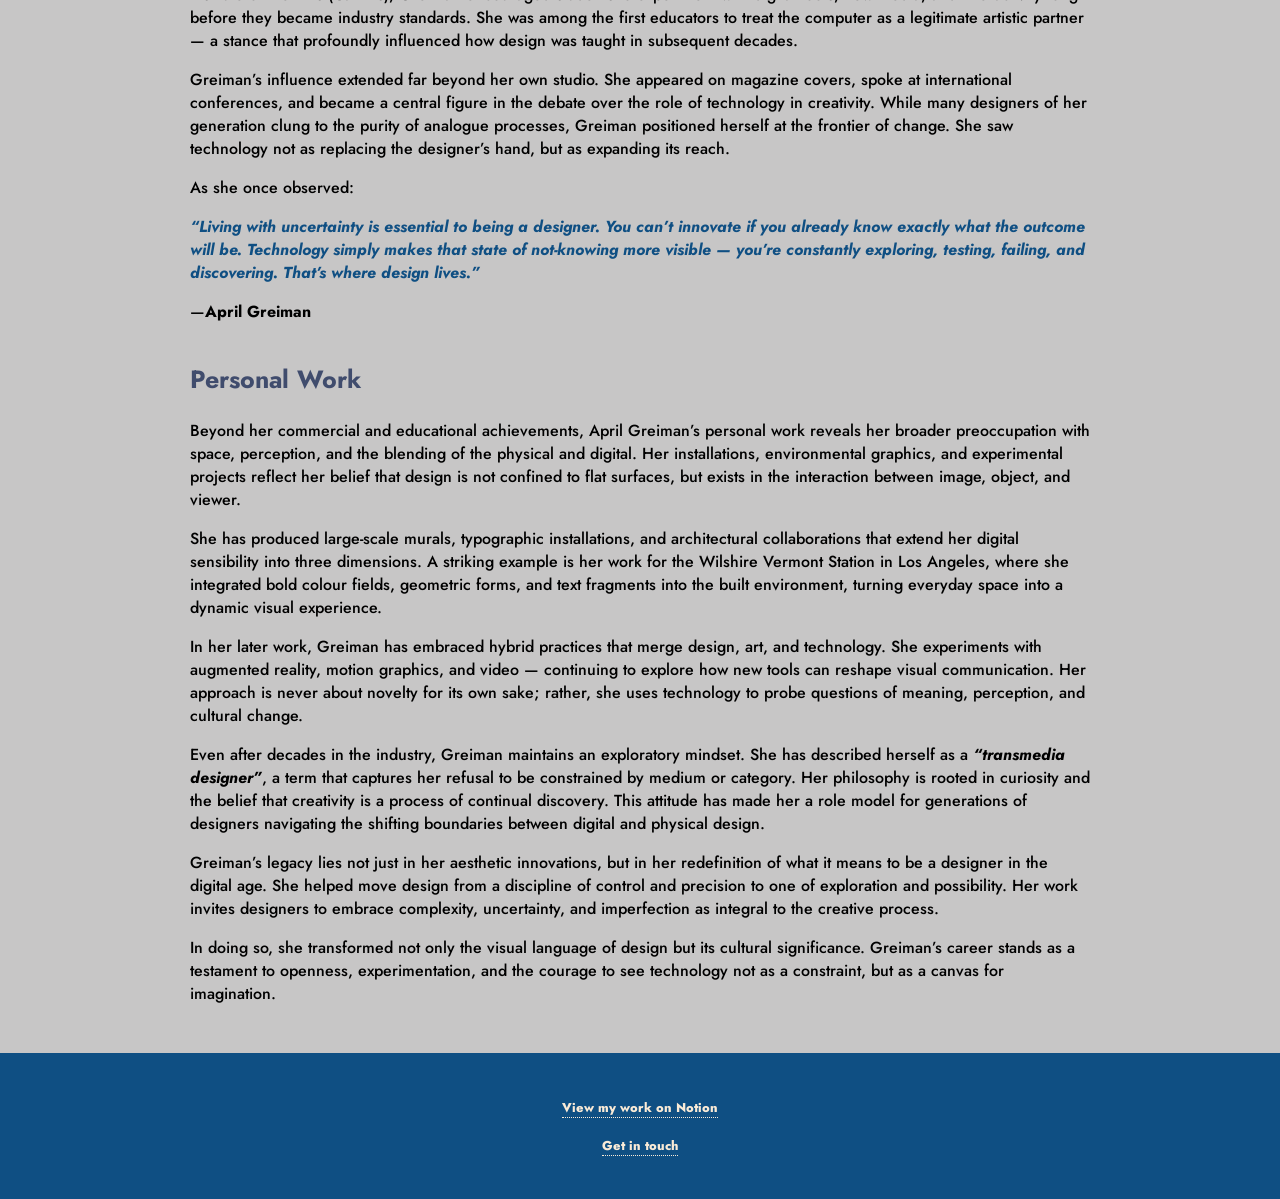
<file: index.html3.html>
<!DOCTYPE html>
<html lang="en">
<head><title>April Grieman</title>
<link href="css/reset.css"type="text/css"rel="stylesheet"/>
<link href="css/style.css"type="text/css"rel="stylesheet"/>

<link rel="preconnect" href="https://fonts.googleapis.com">
<link rel="preconnect" href="https://fonts.gstatic.com" crossorigin>
<link href="https://fonts.googleapis.com/css2?family=Jost:ital,wght@0,100..900;1,100..900&display=swap" rel="stylesheet">

</head>
<body>
  <div class="responsivenav">
  <div id="logo">
    <p> April Greiman </p></div>
  <nav>
    <ul>
        <li><a href="#Early Career">early career</a></li>
        <li><a href="#Professional Work">professional work</a></li>
        <li><a href="#Personal Work">personal work</a></li>
        <li><a href="#Contact">contact</a></li>
    </ul>
  </nav>
  </div>
</body>
</head>

<body>
</header>
<section>
<h1>April Greiman</h1>
<p><bold>Exploring the intersection of technology, typography, and art.
Blending Swiss modernism with bold experimentation, Greiman helped
pioneer the use of digital technology in visual communication. She
transformed the computer into a creative tool and inspired generations to
see design as a space for exploration and change.</p></bold>
</header>
</section>

<section>
  <h2 id="Early Career">Early Career</h2>
<p>April Greiman was born in 1948 in New York City, a time when graphic design was
dominated by modernist ideals — order, structure, and Swiss rationalism. Yet even
early in her life, Greiman showed an instinct to push against constraints.</p>

<p>She studied graphic design at the Kansas City Art Institute, where she encountered the formal
discipline of the Bauhaus and Swiss design traditions. After graduating, she travelled
to Basel, Switzerland, to study at the Allgemeine Kunstgewerbeschule (Basel School
of Design) under the influential teachers Wolfgang Weingart and Armin Hofmann.</p>

<p>At Basel, Greiman absorbed the core tenets of Swiss modernism — grid systems,
typography, and visual hierarchy — but she was equally captivated by Weingart’s
more experimental, expressive approach. Weingart encouraged his students to
question the limits of design conventions, explore texture, and embrace irregularity.
This blend of rigour and rebellion became the foundation of Greiman’s philosophy.</p>

<p>Returning to the United States in the early 1970s, she brought with her a distinctly
European sensibility, yet she immediately began to reinterpret it through a distinctly
American lens. She established her own studio, Made in Space, in Los Angeles in
1976 — a fitting name for a designer fascinated by spatial relationships, digital
technology, and new media. </p>

<p>Her early work blended modernist clarity with eclectic
imagery and dynamic composition, signalling a shift in the visual language of
American design.</p>

<p>Greiman’s early career coincided with a period of significant cultural and
technological change. The design world was on the cusp of the digital revolution, but
many designers still viewed computers with scepticism, considering them a threat to
craft and intuition. Greiman saw potential instead — not just for efficiency, but for
expression. This curiosity set her apart and would soon define her as one of the first
designers to fully embrace digital tools as creative instruments rather than
mechanical aids.</p>

</section>

<section>

  <h2 id="Professional Work">Professional Work</h2>
<p>By the 1980s, April Greiman had become one of the most recognised figures in
postmodern graphic design, often credited with bringing the principles of New Wave
typography to the United States. Her work defied the rigid grids of modernism,
replacing them with layered compositions, fragmented type, and overlapping images.
She treated the page — whether print or digital — as a spatial field rather than a
static surface.</p>

<p>One of her most celebrated works from this era is her 1986 issue of Design
Quarterly for the Walker Art Center, titled Does It Make Sense?. Instead of
producing a conventional magazine, Greiman folded a single poster measuring
nearly three feet by six feet, covered in a digital self-portrait and an array of floating
images, textures, and typographic elements. It was a bold declaration that the
computer could be a medium for art and communication — not just production. </p>

<p>The piece became a landmark in digital design history, challenging both the aesthetic
expectations and the cultural assumptions of what <strong><em>“computer design”</em></strong> could be.
Throughout the 1980s and 1990s, Greiman continued to explore the intersection
between technology, communication, and perception. </p>

<p>Her studio, Made in Space, produced work for clients in the fields of culture, architecture, and technology,
including the Pacific Design Center, the Los Angeles Institute of Contemporary Art,
and various corporate clients seeking forward-looking visual identities.</p>

<p>Greiman’s designs often incorporated digital photography, pixel-based imagery, and
three-dimensional layering — all novel at the time. She rejected the idea that digital
imperfections, such as jagged edges or image compression, should be hidden.
Instead, she treated them as part of the texture of the digital medium, using them
deliberately as expressive tools. This attitude marked a turning point in the
acceptance of digital aesthetics within professional design.</p>

<p>She was also instrumental in shaping design education during this time. As chair of
the design programme at California Institute of the Arts (CalArts), Greiman
encouraged students to experiment with digital tools, new media, and interactivity
long before they became industry standards. She was among the first educators to
treat the computer as a legitimate artistic partner — a stance that profoundly
influenced how design was taught in subsequent decades.</p>

<p>Greiman’s influence extended far beyond her own studio. She appeared on
magazine covers, spoke at international conferences, and became a central figure in
the debate over the role of technology in creativity. While many designers of her
generation clung to the purity of analogue processes, Greiman positioned herself at
the frontier of change. She saw technology not as replacing the designer’s hand, but
as expanding its reach. </p>

<p>As she once observed:</p>

<blockquote>
  <p><b>“Living with uncertainty is essential to being a designer. You can’t
innovate if you already know exactly what the outcome will be.
Technology simply makes that state of not-knowing more visible —
you’re constantly exploring, testing, failing, and discovering. That’s
where design lives.”</b></p>
</blockquote>


<p>—<strong>April Greiman</strong></p>

</section>


<section>

  <h2 id="Personal Work">Personal Work</h2>
<p>Beyond her commercial and educational achievements, April Greiman’s personal
work reveals her broader preoccupation with space, perception, and the blending of
the physical and digital. Her installations, environmental graphics, and experimental
projects reflect her belief that design is not confined to flat surfaces, but exists in the
interaction between image, object, and viewer.</p>

<p>She has produced large-scale murals, typographic installations, and architectural
collaborations that extend her digital sensibility into three dimensions. A striking
example is her work for the Wilshire Vermont Station in Los Angeles, where she
integrated bold colour fields, geometric forms, and text fragments into the built
environment, turning everyday space into a dynamic visual experience.</p>

<p>In her later work, Greiman has embraced hybrid practices that merge design, art, and
technology. She experiments with augmented reality, motion graphics, and video —
continuing to explore how new tools can reshape visual communication. Her
approach is never about novelty for its own sake; rather, she uses technology to
probe questions of meaning, perception, and cultural change.</p>

<p>Even after decades in the industry, Greiman maintains an exploratory mindset. She
has described herself as a <strong><em>“transmedia designer”</em></strong>, a term that captures her refusal to
be constrained by medium or category. Her philosophy is rooted in curiosity and the
belief that creativity is a process of continual discovery. This attitude has made her a
role model for generations of designers navigating the shifting boundaries between
digital and physical design.</p>

<p>Greiman’s legacy lies not just in her aesthetic innovations, but in her redefinition of
what it means to be a designer in the digital age. She helped move design from a
discipline of control and precision to one of exploration and possibility. Her work
invites designers to embrace complexity, uncertainty, and imperfection as integral to
the creative process.</p>

<p>In doing so, she transformed not only the visual language of design but its cultural
significance. Greiman’s career stands as a testament to openness, experimentation,
and the courage to see technology not as a constraint, but as a canvas for
imagination.</p>

</body>

</section>
<footer id="Contact">
    <p>
      <a href="https://typical-comfort-c4b.notion.site/Week-8-10-HTML-and-CSS-2a7d4cff8a2b806a9cefcb1fe41b7d65" target="_blank" title="Take a look at my work">View my work on Notion</a><br><br>
      <a href="mailto:Taylor-i3@ulster.ac.uk" title="Feel free to drop me an email">Get in touch </a></p>
</footer>
</body>
</html>
</file>
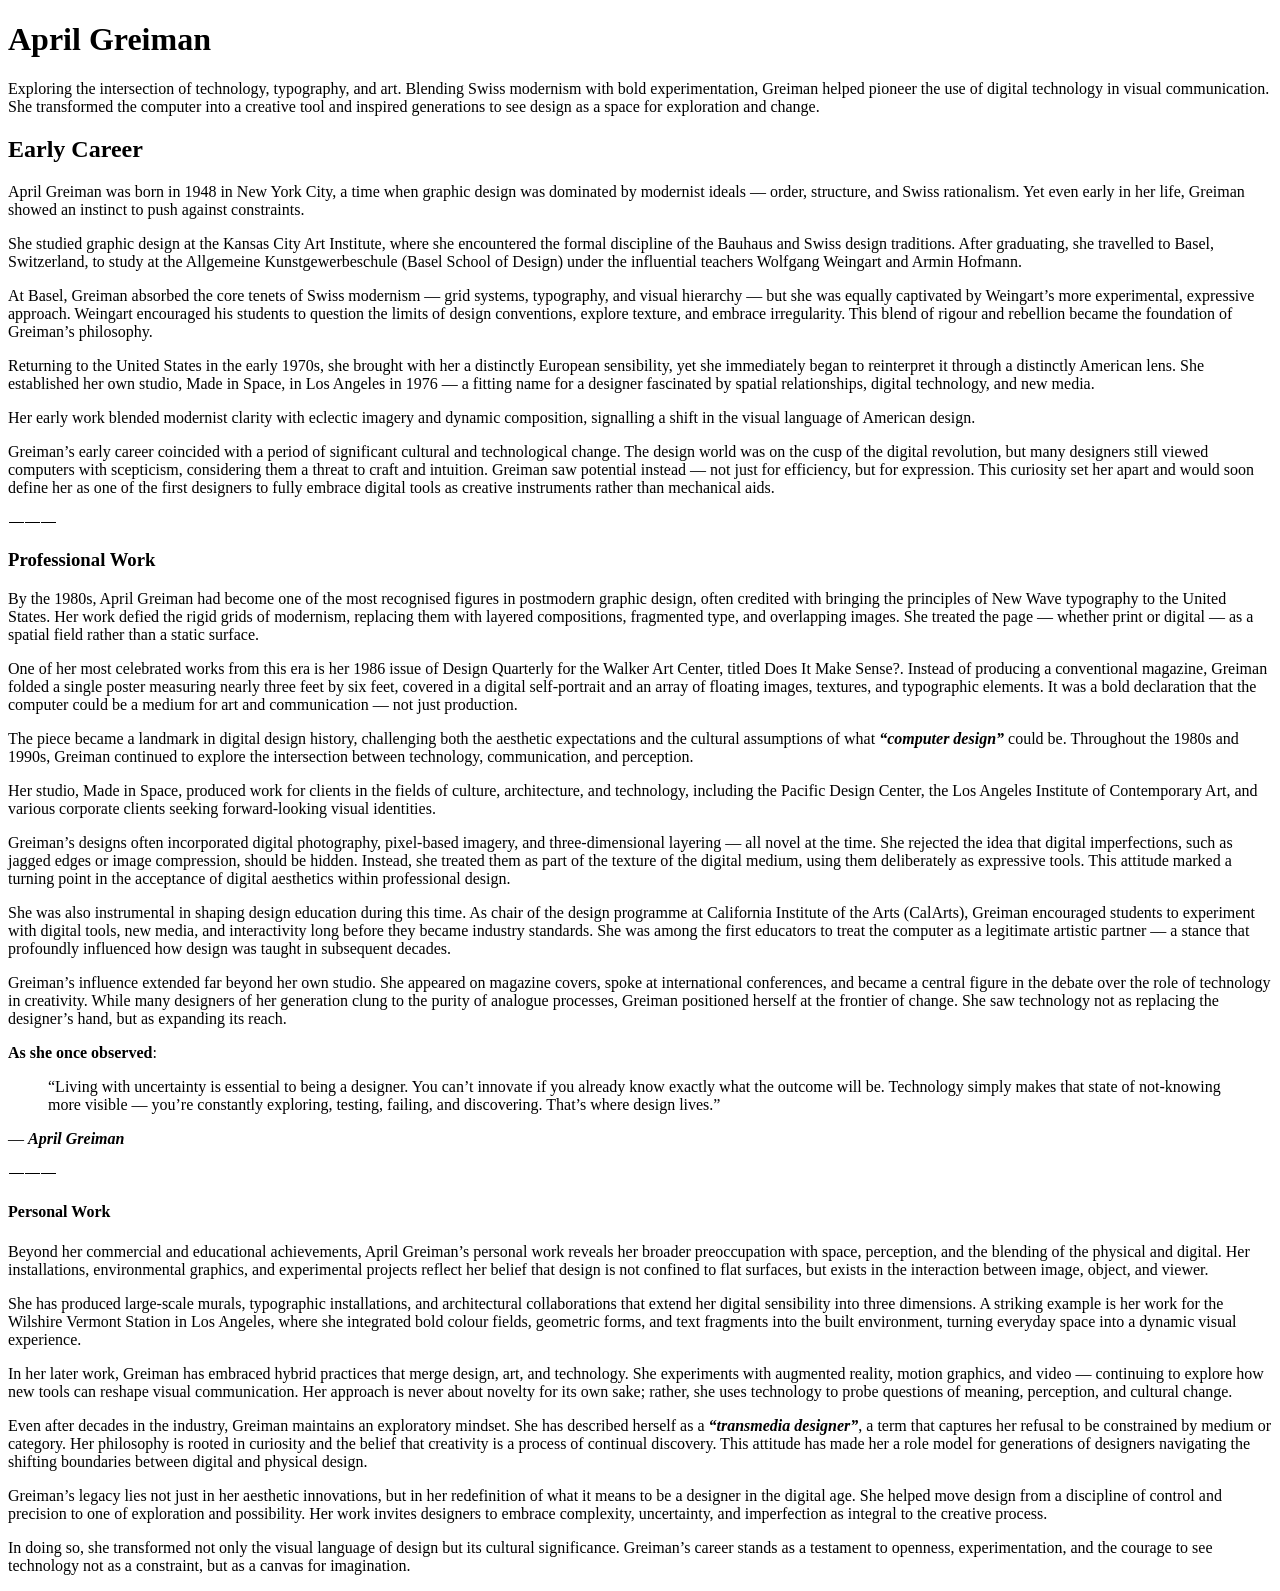
<file: index1.html>
<!DOCTYPE html>
<html lang="en">
<head>
  <title>Women in Design</title></head>
</head>
<body>
  <h1>April Greiman</h1>
   
      <p>Exploring the intersection of technology, typography, and art.
      Blending Swiss modernism with bold experimentation, Greiman helped
pioneer the use of digital technology in visual communication. She
transformed the computer into a creative tool and inspired generations to
         see design as a space for exploration and change.</p>

  <h2>Early Career</h2>
      
      <p>April Greiman was born in 1948 in New York City, a time when graphic design was
dominated by modernist ideals — order, structure, and Swiss rationalism. Yet even
         early in her life, Greiman showed an instinct to push against constraints.</p>

      <p>She studied graphic design at the Kansas City Art Institute, where she encountered the formal
discipline of the Bauhaus and Swiss design traditions. After graduating, she travelled
to Basel, Switzerland, to study at the Allgemeine Kunstgewerbeschule (Basel School
         of Design) under the influential teachers Wolfgang Weingart and Armin Hofmann.</p>
      
      <p>At Basel, Greiman absorbed the core tenets of Swiss modernism — grid systems,
typography, and visual hierarchy — but she was equally captivated by Weingart’s
more experimental, expressive approach. Weingart encouraged his students to
question the limits of design conventions, explore texture, and embrace irregularity.
         This blend of rigour and rebellion became the foundation of Greiman’s philosophy.</p>
      
      <p>Returning to the United States in the early 1970s, she brought with her a distinctly
European sensibility, yet she immediately began to reinterpret it through a distinctly
American lens. She established her own studio, Made in Space, in Los Angeles in
1976 — a fitting name for a designer fascinated by spatial relationships, digital
         technology, and new media. </p>
         
      <p>Her early work blended modernist clarity with eclectic
imagery and dynamic composition, signalling a shift in the visual language of
         American design.</p>

      <p>Greiman’s early career coincided with a period of significant cultural and
technological change. The design world was on the cusp of the digital revolution, but
many designers still viewed computers with scepticism, considering them a threat to
craft and intuition. Greiman saw potential instead — not just for efficiency, but for
expression. This curiosity set her apart and would soon define her as one of the first
designers to fully embrace digital tools as creative instruments rather than
         mechanical aids.</p>

         <p>⸻⸻⸻</p>

  <h3>Professional Work</h3>

         <p>By the 1980s, April Greiman had become one of the most recognised figures in
postmodern graphic design, often credited with bringing the principles of New Wave
typography to the United States. Her work defied the rigid grids of modernism,
replacing them with layered compositions, fragmented type, and overlapping images.
She treated the page — whether print or digital — as a spatial field rather than a
            static surface.</p>
          
         <p>One of her most celebrated works from this era is her 1986 issue of Design
            Quarterly for the Walker Art Center, titled Does It Make Sense?. Instead of
producing a conventional magazine, Greiman folded a single poster measuring
nearly three feet by six feet, covered in a digital self-portrait and an array of floating
images, textures, and typographic elements. It was a bold declaration that the
            computer could be a medium for art and communication — not just production. </p>
            
         <p>The piece became a landmark in digital design history, challenging both the aesthetic
expectations and the cultural assumptions of what <strong><em>“computer design”</em></strong> could be.
Throughout the 1980s and 1990s, Greiman continued to explore the intersection
            between technology, communication, and perception. </p>
          
         <p>Her studio, Made in Space, produced work for clients in the fields of culture, architecture, and technology,
including the Pacific Design Center, the Los Angeles Institute of Contemporary Art,
            and various corporate clients seeking forward-looking visual identities.</p>
            
         <p>Greiman’s designs often incorporated digital photography, pixel-based imagery, and
three-dimensional layering — all novel at the time. She rejected the idea that digital
imperfections, such as jagged edges or image compression, should be hidden.
Instead, she treated them as part of the texture of the digital medium, using them
deliberately as expressive tools. This attitude marked a turning point in the
            acceptance of digital aesthetics within professional design.</p>
            
         <p>She was also instrumental in shaping design education during this time. As chair of
the design programme at California Institute of the Arts (CalArts), Greiman
encouraged students to experiment with digital tools, new media, and interactivity
long before they became industry standards. She was among the first educators to
treat the computer as a legitimate artistic partner — a stance that profoundly
            influenced how design was taught in subsequent decades.</p>
            
         <p>Greiman’s influence extended far beyond her own studio. She appeared on
magazine covers, spoke at international conferences, and became a central figure in
the debate over the role of technology in creativity. While many designers of her
generation clung to the purity of analogue processes, Greiman positioned herself at
the frontier of change. She saw technology not as replacing the designer’s hand, but
            as expanding its reach. </p>

            <p><strong>As she once observed</strong>:</p>

   <blockquote>
  
    <p>“Living with uncertainty is essential to being a designer. You can’t
innovate if you already know exactly what the outcome will be.
Technology simply makes that state of not-knowing more visible —
you’re constantly exploring, testing, failing, and discovering. That’s
     where design lives.”</p>
   
    </blockquote>

    <p>— <strong><em>April Greiman</em></strong></p>

    <p>⸻⸻⸻</p>

    <h4>Personal Work</h4>

    <p>Beyond her commercial and educational achievements, April Greiman’s personal
work reveals her broader preoccupation with space, perception, and the blending of
the physical and digital. Her installations, environmental graphics, and experimental
projects reflect her belief that design is not confined to flat surfaces, but exists in the
       interaction between image, object, and viewer.</p>

    <p>She has produced large-scale murals, typographic installations, and architectural
collaborations that extend her digital sensibility into three dimensions. A striking
example is her work for the Wilshire Vermont Station in Los Angeles, where she
integrated bold colour fields, geometric forms, and text fragments into the built
       environment, turning everyday space into a dynamic visual experience.</p>
       
    <p>In her later work, Greiman has embraced hybrid practices that merge design, art, and
technology. She experiments with augmented reality, motion graphics, and video —
continuing to explore how new tools can reshape visual communication. Her
approach is never about novelty for its own sake; rather, she uses technology to
       probe questions of meaning, perception, and cultural change.</p>
       
    <p>Even after decades in the industry, Greiman maintains an exploratory mindset. She
has described herself as a <strong><em>“transmedia designer”</em></strong>, a term that captures her refusal to
be constrained by medium or category. Her philosophy is rooted in curiosity and the
belief that creativity is a process of continual discovery. This attitude has made her a
role model for generations of designers navigating the shifting boundaries between
       digital and physical design.</p>
       
    <p>Greiman’s legacy lies not just in her aesthetic innovations, but in her redefinition of
what it means to be a designer in the digital age. She helped move design from a
discipline of control and precision to one of exploration and possibility. Her work
invites designers to embrace complexity, uncertainty, and imperfection as integral to
       the creative process.</p>
       
    <p>In doing so, she transformed not only the visual language of design but its cultural
significance. Greiman’s career stands as a testament to openness, experimentation,
and the courage to see technology not as a constraint, but as a canvas for
       imagination.</p>
</body>
</html>
</file>
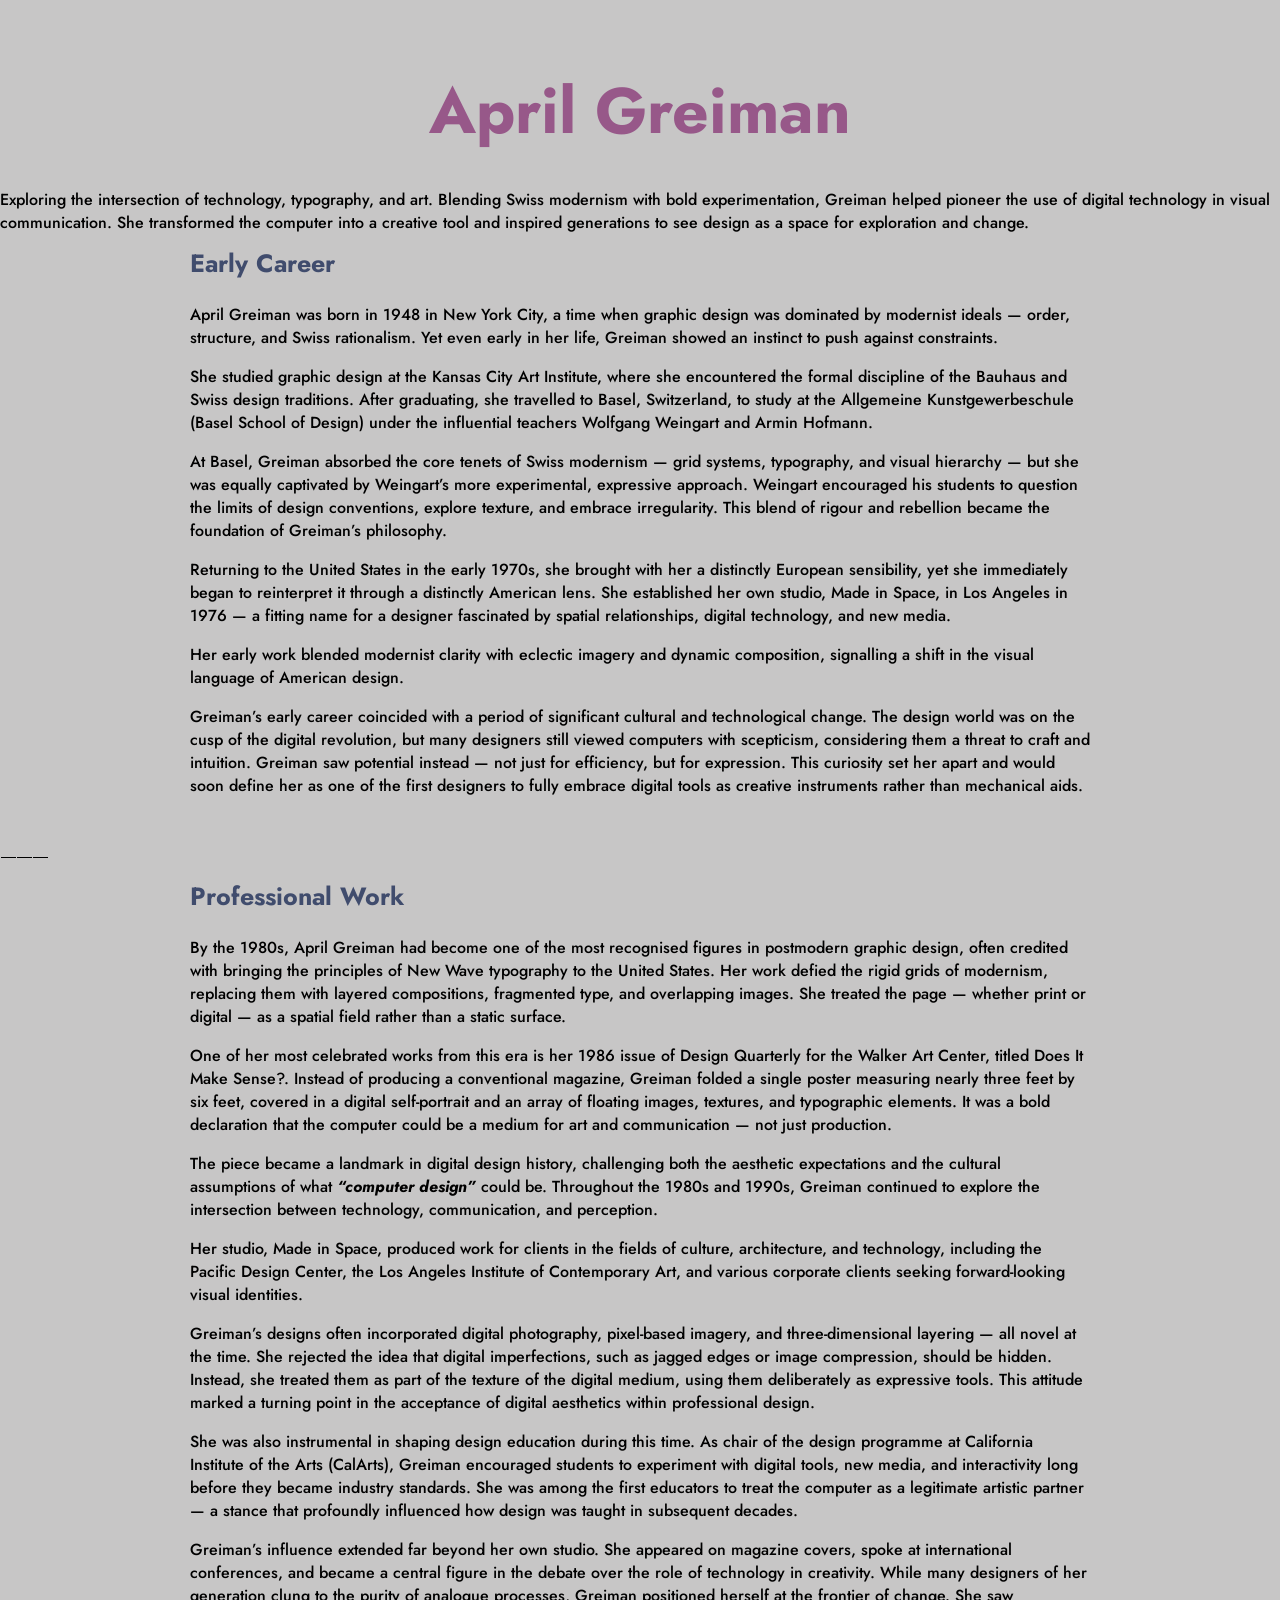
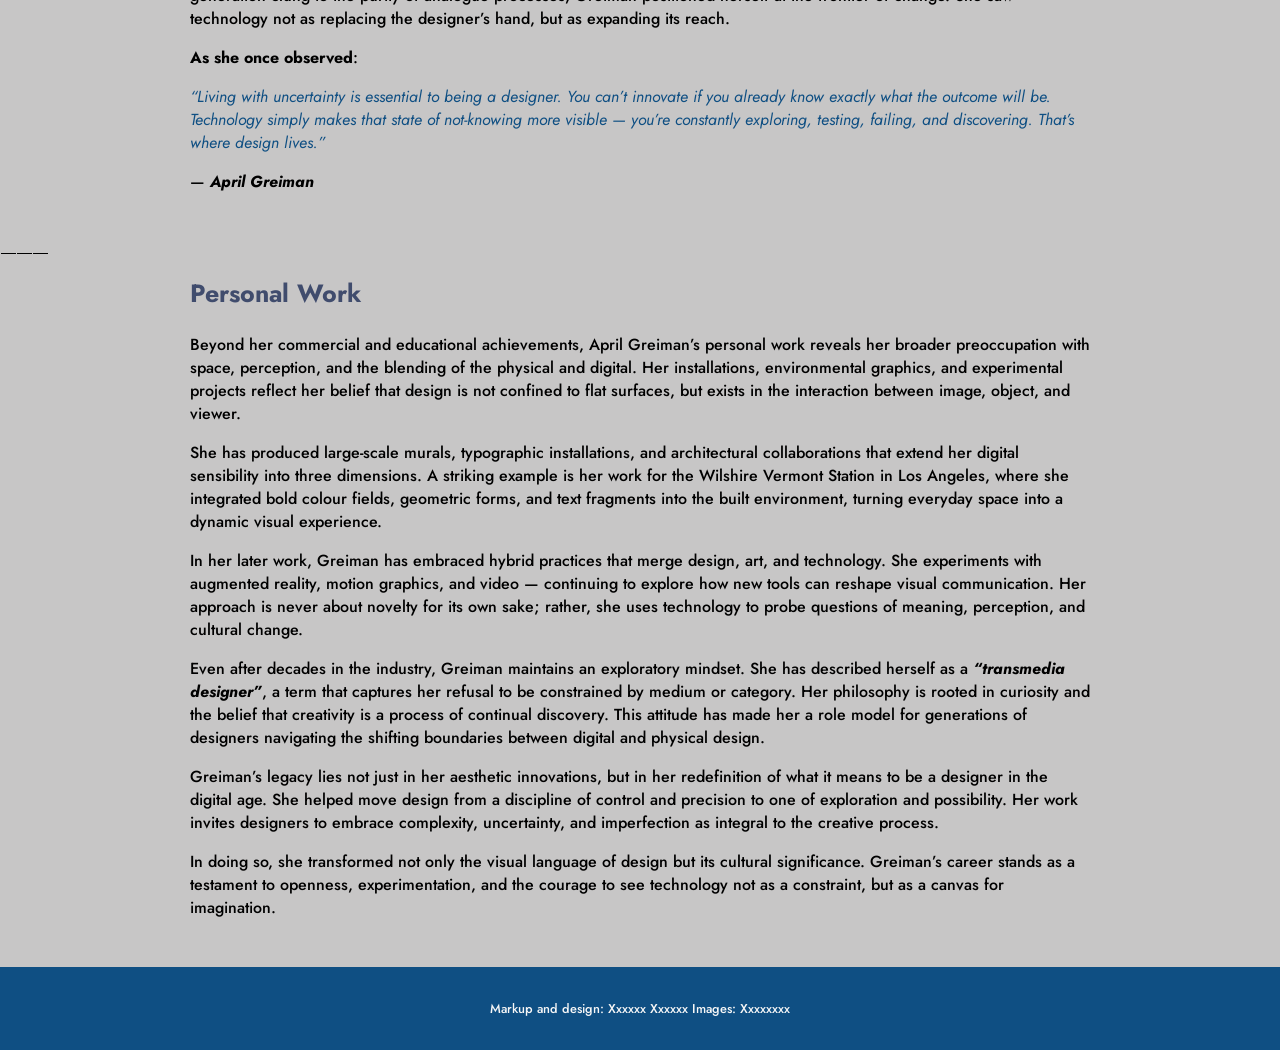
<file: index_two.html>
<!DOCTYPE html>
<html lang="en">
<head><title>April Grieman</title>
<link href="css/reset.css"type="text/css"rel="stylesheet"/>
<link href="css/style.css"type="text/css"rel="stylesheet"/>

<link rel="preconnect" href="https://fonts.googleapis.com">
<link rel="preconnect" href="https://fonts.gstatic.com" crossorigin>
<link href="https://fonts.googleapis.com/css2?family=Jost:ital,wght@0,100..900;1,100..900&display=swap" rel="stylesheet">
<body>
</head>

</header>
<h1>April Greiman</h1>

<p>Exploring the intersection of technology, typography, and art.
Blending Swiss modernism with bold experimentation, Greiman helped
pioneer the use of digital technology in visual communication. She
transformed the computer into a creative tool and inspired generations to
see design as a space for exploration and change.</p>
</header>

<section>

  <h2>Early Career</h2>
<p>April Greiman was born in 1948 in New York City, a time when graphic design was
dominated by modernist ideals — order, structure, and Swiss rationalism. Yet even
early in her life, Greiman showed an instinct to push against constraints.</p>

<p>She studied graphic design at the Kansas City Art Institute, where she encountered the formal
discipline of the Bauhaus and Swiss design traditions. After graduating, she travelled
to Basel, Switzerland, to study at the Allgemeine Kunstgewerbeschule (Basel School
of Design) under the influential teachers Wolfgang Weingart and Armin Hofmann.</p>

<p>At Basel, Greiman absorbed the core tenets of Swiss modernism — grid systems,
typography, and visual hierarchy — but she was equally captivated by Weingart’s
more experimental, expressive approach. Weingart encouraged his students to
question the limits of design conventions, explore texture, and embrace irregularity.
This blend of rigour and rebellion became the foundation of Greiman’s philosophy.</p>

<p>Returning to the United States in the early 1970s, she brought with her a distinctly
European sensibility, yet she immediately began to reinterpret it through a distinctly
American lens. She established her own studio, Made in Space, in Los Angeles in
1976 — a fitting name for a designer fascinated by spatial relationships, digital
technology, and new media. </p>

<p>Her early work blended modernist clarity with eclectic
imagery and dynamic composition, signalling a shift in the visual language of
American design.</p>

<p>Greiman’s early career coincided with a period of significant cultural and
technological change. The design world was on the cusp of the digital revolution, but
many designers still viewed computers with scepticism, considering them a threat to
craft and intuition. Greiman saw potential instead — not just for efficiency, but for
expression. This curiosity set her apart and would soon define her as one of the first
designers to fully embrace digital tools as creative instruments rather than
mechanical aids.</p>

</section>

<p>⸻⸻⸻</p>

<section>

  <h2>Professional Work</h2>

<p>By the 1980s, April Greiman had become one of the most recognised figures in
postmodern graphic design, often credited with bringing the principles of New Wave
typography to the United States. Her work defied the rigid grids of modernism,
replacing them with layered compositions, fragmented type, and overlapping images.
She treated the page — whether print or digital — as a spatial field rather than a
static surface.</p>

<p>One of her most celebrated works from this era is her 1986 issue of Design
Quarterly for the Walker Art Center, titled Does It Make Sense?. Instead of
producing a conventional magazine, Greiman folded a single poster measuring
nearly three feet by six feet, covered in a digital self-portrait and an array of floating
images, textures, and typographic elements. It was a bold declaration that the
computer could be a medium for art and communication — not just production. </p>

<p>The piece became a landmark in digital design history, challenging both the aesthetic
expectations and the cultural assumptions of what <strong><em>“computer design”</em></strong> could be.
Throughout the 1980s and 1990s, Greiman continued to explore the intersection
between technology, communication, and perception. </p>

<p>Her studio, Made in Space, produced work for clients in the fields of culture, architecture, and technology,
including the Pacific Design Center, the Los Angeles Institute of Contemporary Art,
and various corporate clients seeking forward-looking visual identities.</p>

<p>Greiman’s designs often incorporated digital photography, pixel-based imagery, and
three-dimensional layering — all novel at the time. She rejected the idea that digital
imperfections, such as jagged edges or image compression, should be hidden.
Instead, she treated them as part of the texture of the digital medium, using them
deliberately as expressive tools. This attitude marked a turning point in the
acceptance of digital aesthetics within professional design.</p>

<p>She was also instrumental in shaping design education during this time. As chair of
the design programme at California Institute of the Arts (CalArts), Greiman
encouraged students to experiment with digital tools, new media, and interactivity
long before they became industry standards. She was among the first educators to
treat the computer as a legitimate artistic partner — a stance that profoundly
influenced how design was taught in subsequent decades.</p>

<p>Greiman’s influence extended far beyond her own studio. She appeared on
magazine covers, spoke at international conferences, and became a central figure in
the debate over the role of technology in creativity. While many designers of her
generation clung to the purity of analogue processes, Greiman positioned herself at
the frontier of change. She saw technology not as replacing the designer’s hand, but
as expanding its reach. </p>

<p><strong>As she once observed</strong>:</p>

<blockquote>
  <p>“Living with uncertainty is essential to being a designer. You can’t
innovate if you already know exactly what the outcome will be.
Technology simply makes that state of not-knowing more visible —
you’re constantly exploring, testing, failing, and discovering. That’s
where design lives.”</p>
</blockquote>


<p>— <strong><em>April Greiman</em></strong></p>

</section>

<p>⸻⸻⸻</p>

<section>

  <h2>Personal Work</h2>

<p>Beyond her commercial and educational achievements, April Greiman’s personal
work reveals her broader preoccupation with space, perception, and the blending of
the physical and digital. Her installations, environmental graphics, and experimental
projects reflect her belief that design is not confined to flat surfaces, but exists in the
interaction between image, object, and viewer.</p>

<p>She has produced large-scale murals, typographic installations, and architectural
collaborations that extend her digital sensibility into three dimensions. A striking
example is her work for the Wilshire Vermont Station in Los Angeles, where she
integrated bold colour fields, geometric forms, and text fragments into the built
environment, turning everyday space into a dynamic visual experience.</p>

<p>In her later work, Greiman has embraced hybrid practices that merge design, art, and
technology. She experiments with augmented reality, motion graphics, and video —
continuing to explore how new tools can reshape visual communication. Her
approach is never about novelty for its own sake; rather, she uses technology to
probe questions of meaning, perception, and cultural change.</p>

<p>Even after decades in the industry, Greiman maintains an exploratory mindset. She
has described herself as a <strong><em>“transmedia designer”</em></strong>, a term that captures her refusal to
be constrained by medium or category. Her philosophy is rooted in curiosity and the
belief that creativity is a process of continual discovery. This attitude has made her a
role model for generations of designers navigating the shifting boundaries between
digital and physical design.</p>

<p>Greiman’s legacy lies not just in her aesthetic innovations, but in her redefinition of
what it means to be a designer in the digital age. She helped move design from a
discipline of control and precision to one of exploration and possibility. Her work
invites designers to embrace complexity, uncertainty, and imperfection as integral to
the creative process.</p>

<p>In doing so, she transformed not only the visual language of design but its cultural
significance. Greiman’s career stands as a testament to openness, experimentation,
and the courage to see technology not as a constraint, but as a canvas for
imagination.</p>

</body>

</section>

<footer>
Markup and design: Xxxxxx Xxxxxx
Images: Xxxxxxxx
</body>
</footer>
</html>
</file>
<file: css/style.css>
body {
     font-family: "jost", sans-serif; 
}
body {
    background:#c7c6c6;
    color:#000000;
     font-family: "Jost", sans-serif;
    font-weight:500;
}
section,header {
    width:80%;
    max-width: 900px;
    margin:auto;
}
header h2,blockquote {
    font-family:"jost",sans-serif;
    font-weight:400;
    color:#0F4F83;
    font-style:italic;
    margin:1rem 0;
    color:#0F4F83;
    
}
section,header {
    margin-bottom:3rem;
}
h1 {
    font-size:  4rem;
    line-height:1rem;
    color:#975889;
    margin:5rem01rem0;
    padding: 60px;
    margin-bottom: -7px;
    text-align: center;
}
h2 {
    font-size:  1.562rem;
    line-height:1rem;
    color:#404C6D;
    margin-bottom: 2rem;
}


header h2 {
    font-weight: bold;
        color:#0F4F83;

}

header p {
font-size:1.562rem;
font-family:"jost",serif;
}

/*--styling--*/
a {
    color: #0F4F83;
    text-decoration: none;
    border-bottom: 1px dotted;
    font-weight: 800;
}
a:hover {
    color: #000000;
}

/*-- navigation --*/
.responsivenav{
    background-color:#0F4F83;
    padding: 10px;
    display: flex;
    justify-content: space-between;
    align-items: center;
}

#logo{
    font-size: 1.75rem;
    color: antiquewhite;
    font-family: "jost" serif;
    font-weight: 600;
    padding-left: 40px;
}

nav{
    display: flex;
    padding: 1.5rem 0;
}

nav ul{
    text-align: right;
    text-transform: uppercase;
    letter-spacing: 1px;
    list-style-type: none;
    padding-right: 70px;
}

nav ul li {
    display: inline;
    margin: 5px;
    font-size: 0.75rem;
}

nav a {
    border-bottom: none;
    color:antiquewhite;
    padding: 10px;
}

nav a :hover {
    color: antiquewhite;
    transition: all 0.3s ease-in-out;
}

/*-- styling the footer --*/

footer {
    background: #0F4F83;
    color: #f7f7f7;
    text-align: center;
    font-size: 0.8rem;
    padding: 2rem 0;
}

.light {
    background: antiquewhite;
    padding: 3rem 0;
}

footer a {
    color: antiquewhite;
}

footer a:hover {
    color: #000000;
}
</file>
